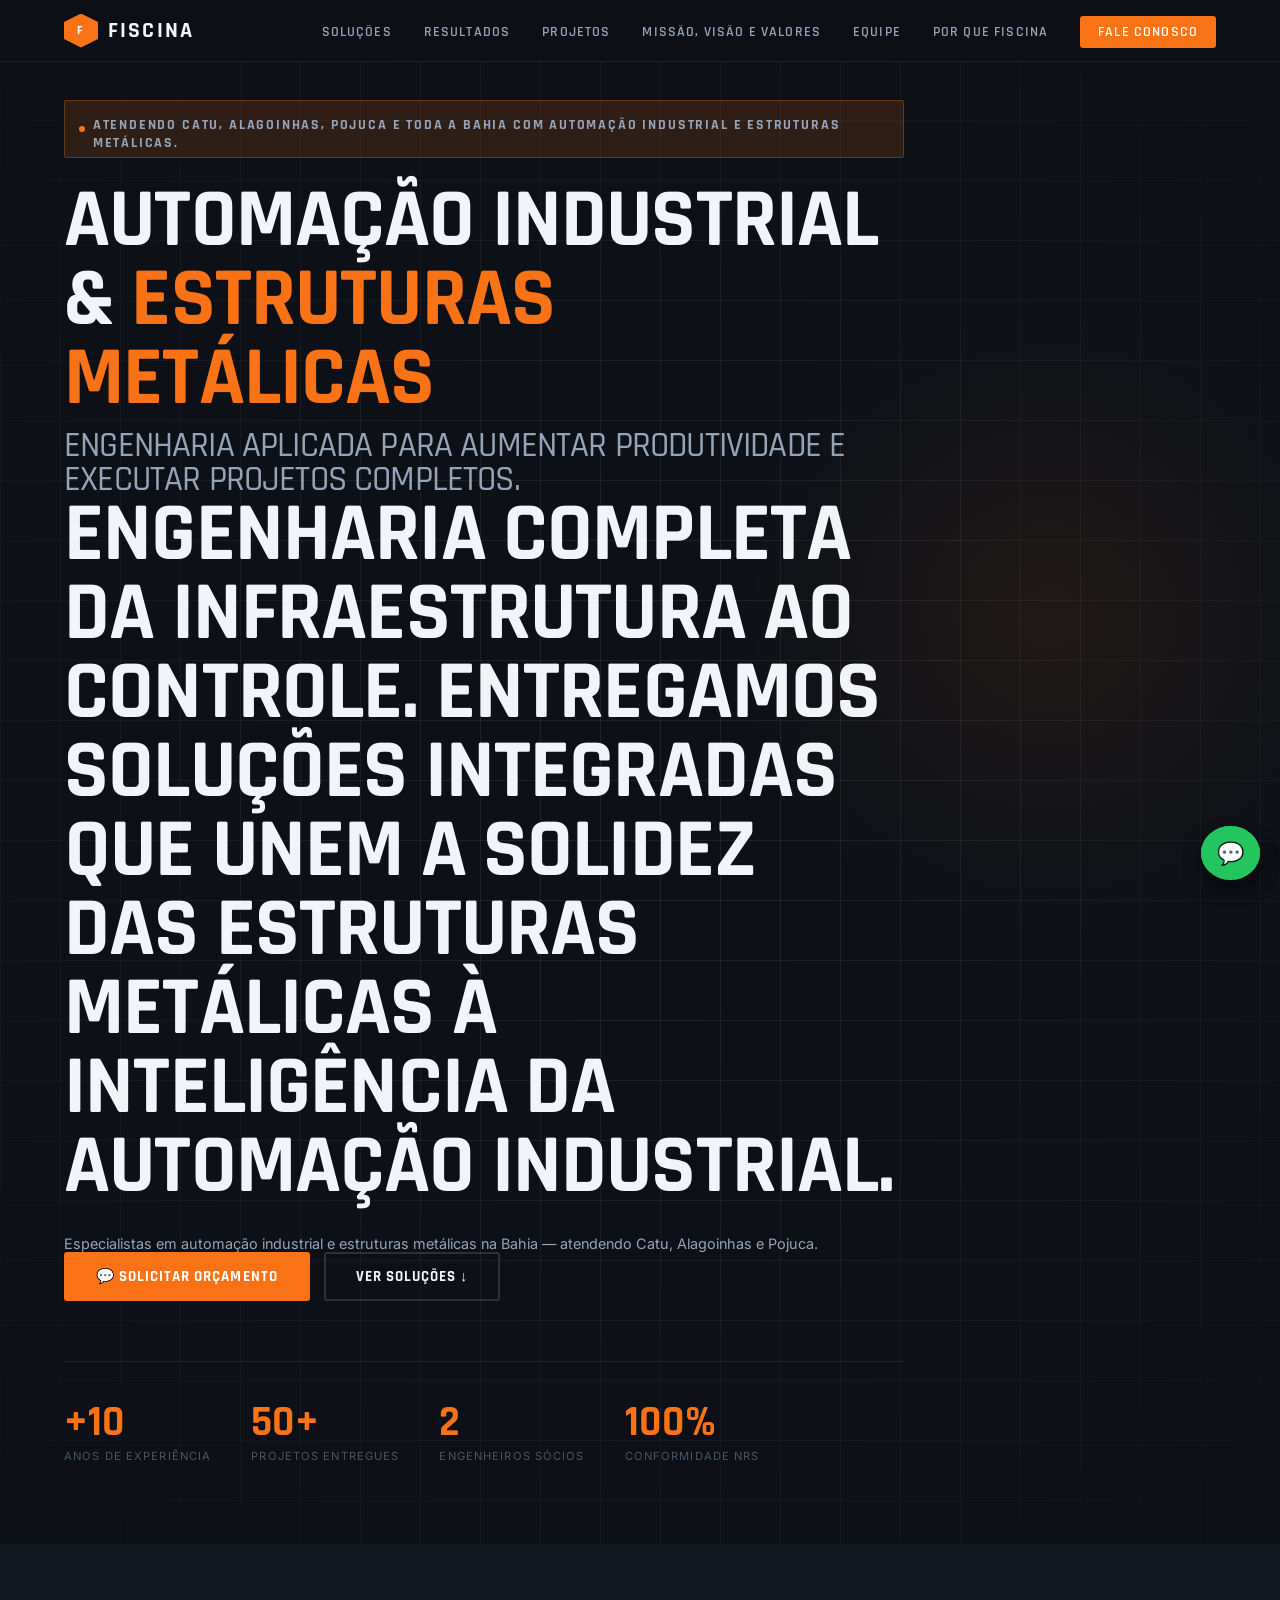
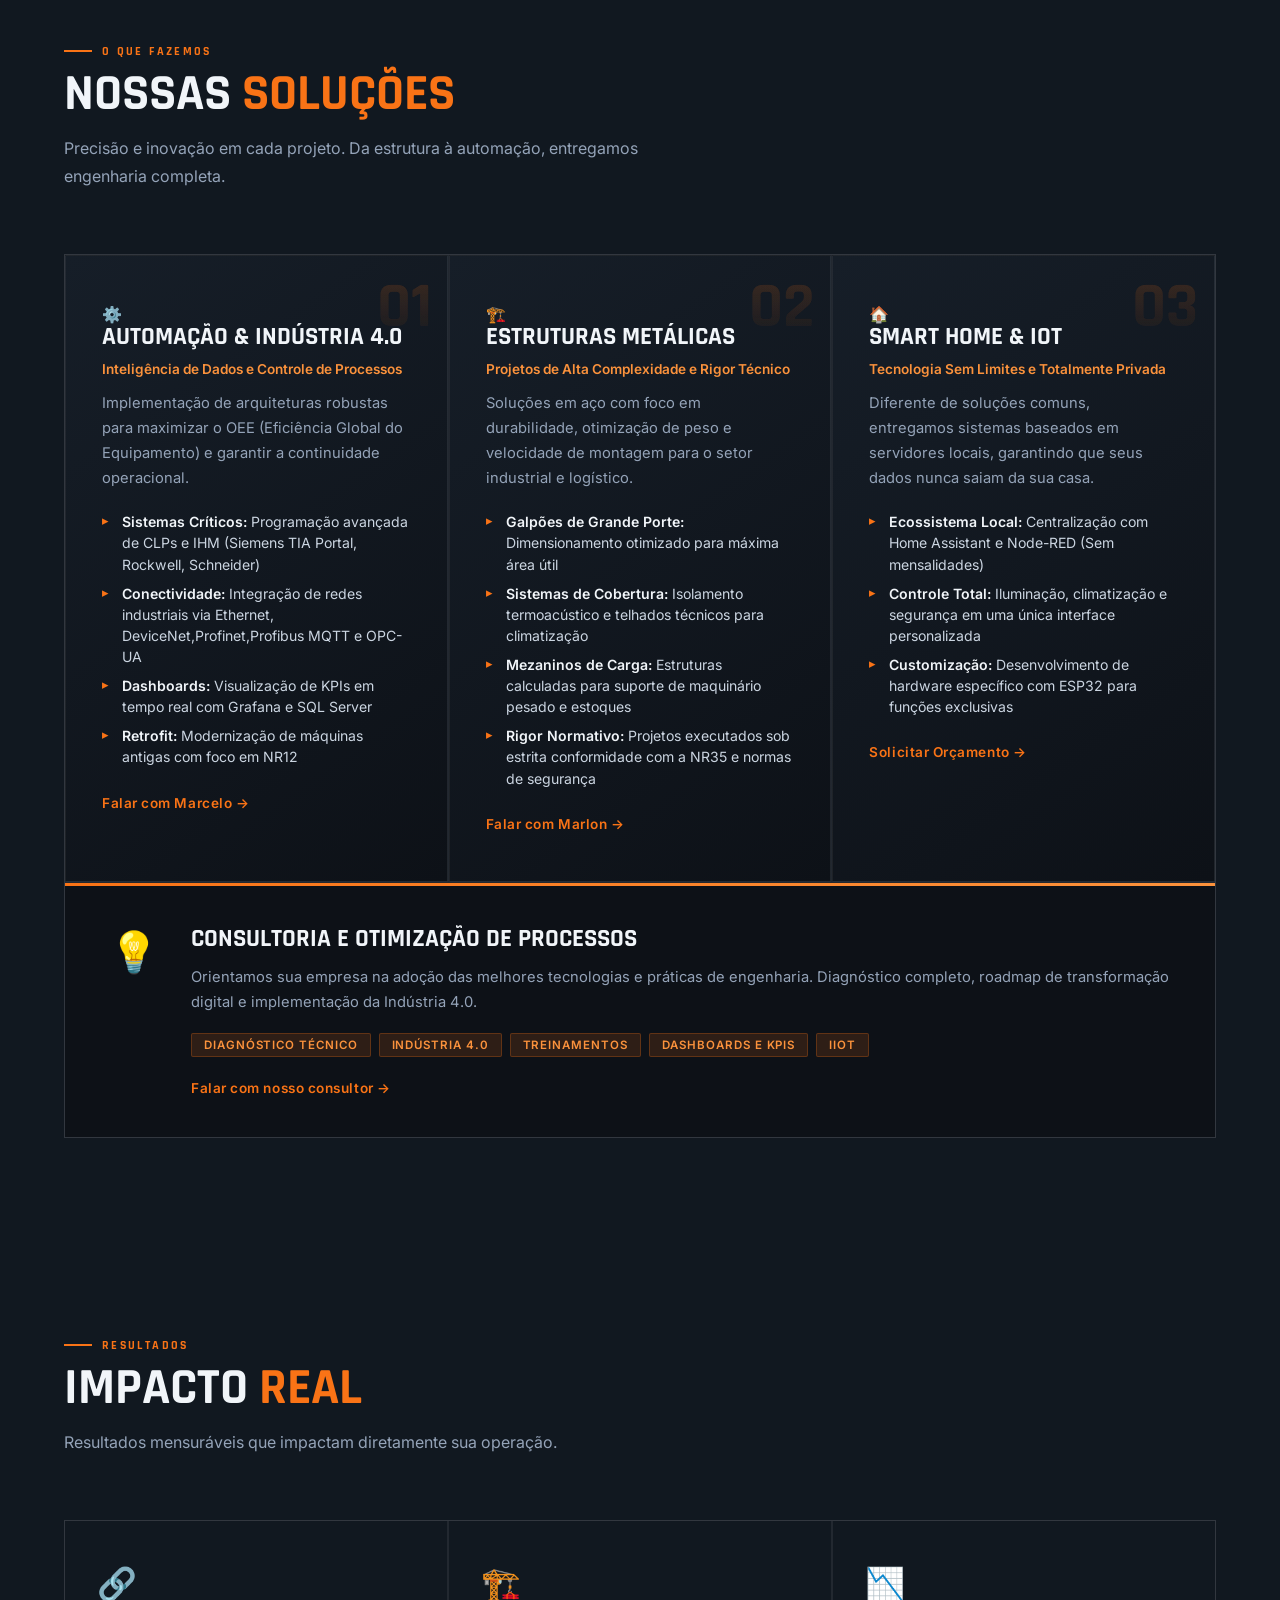
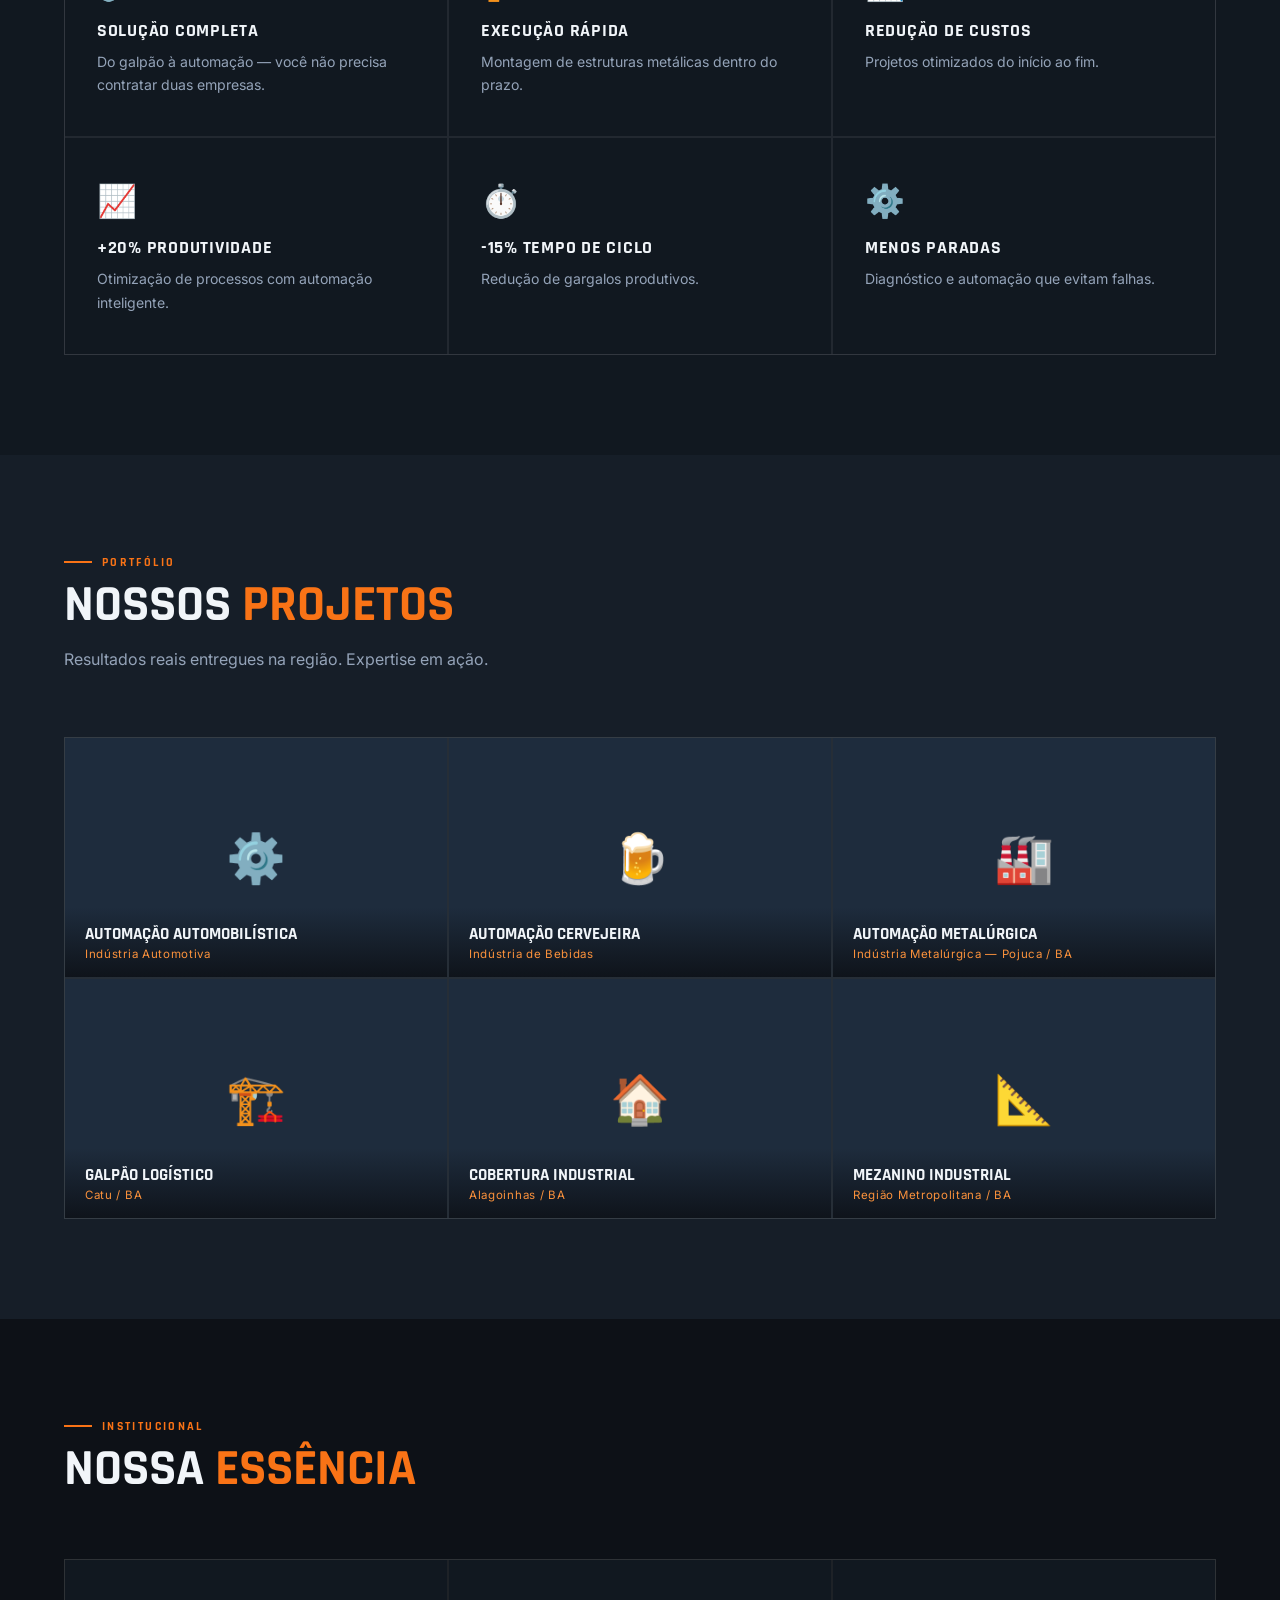
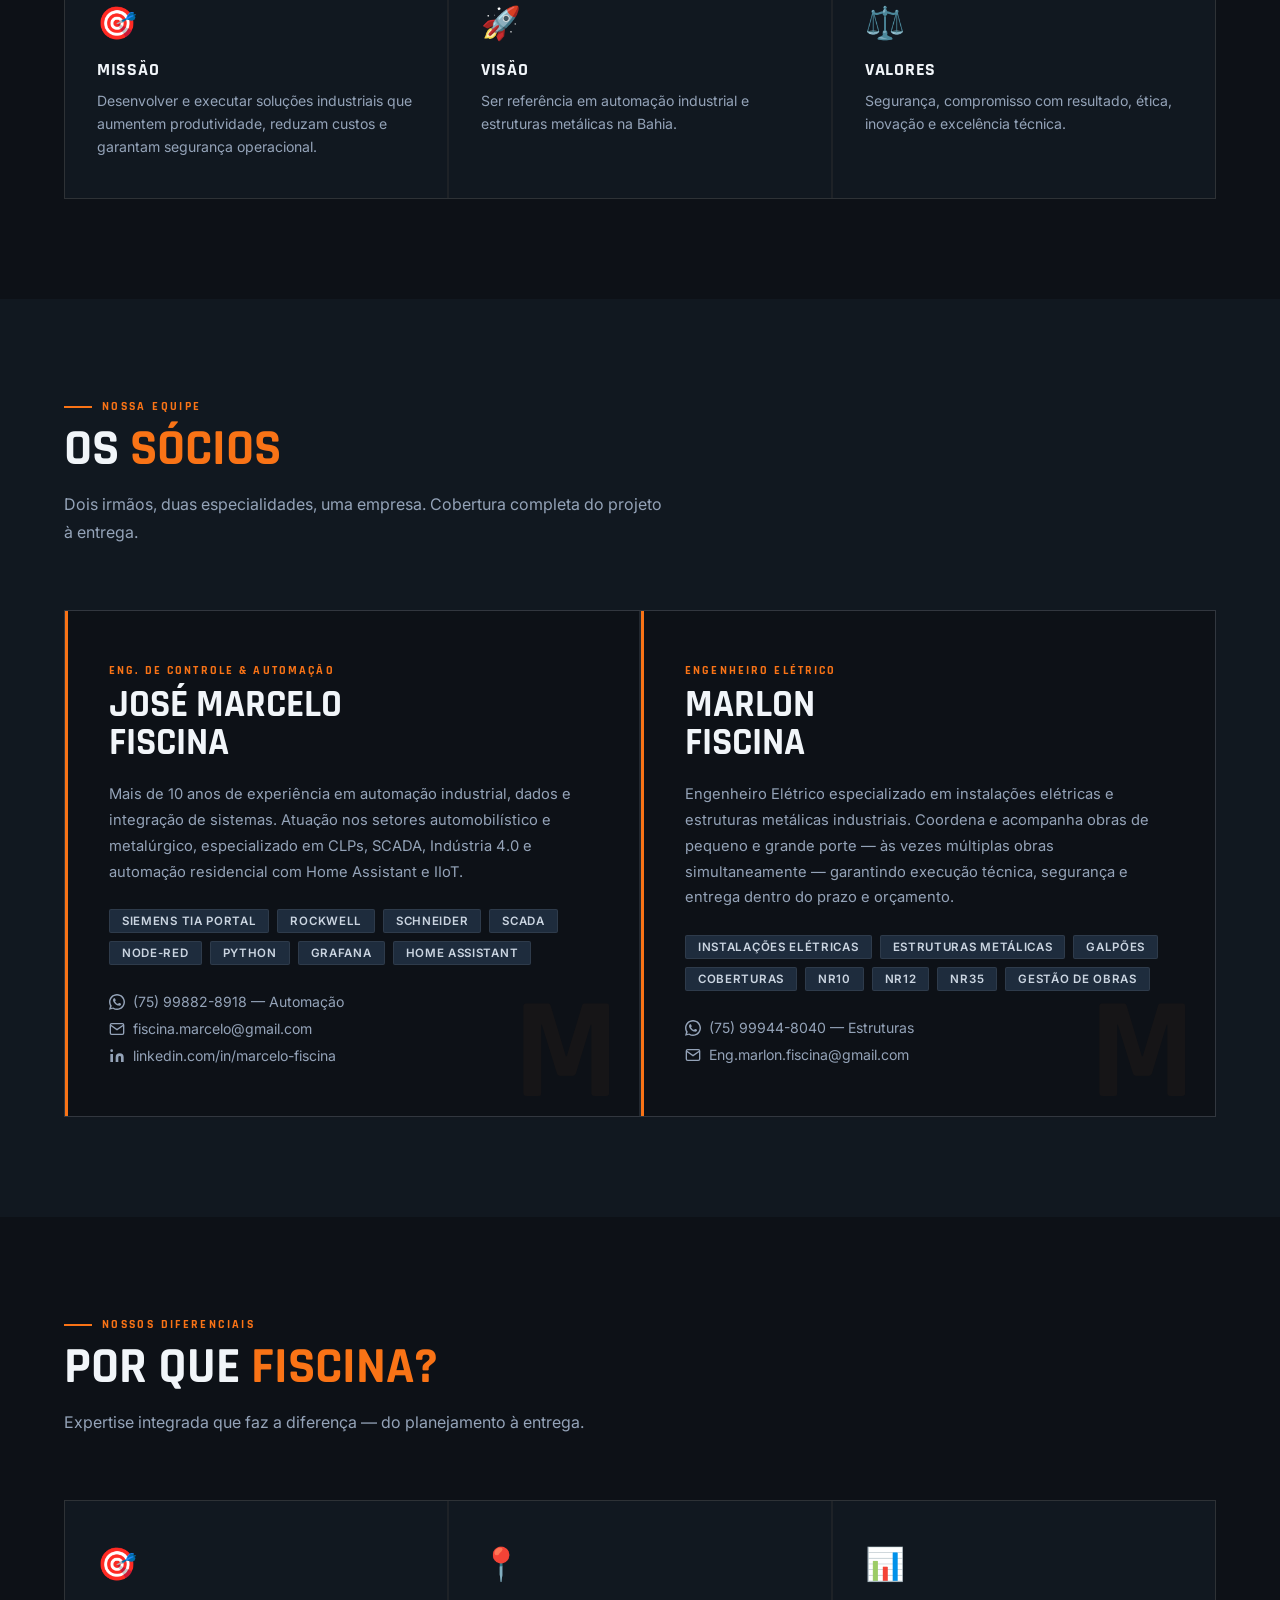
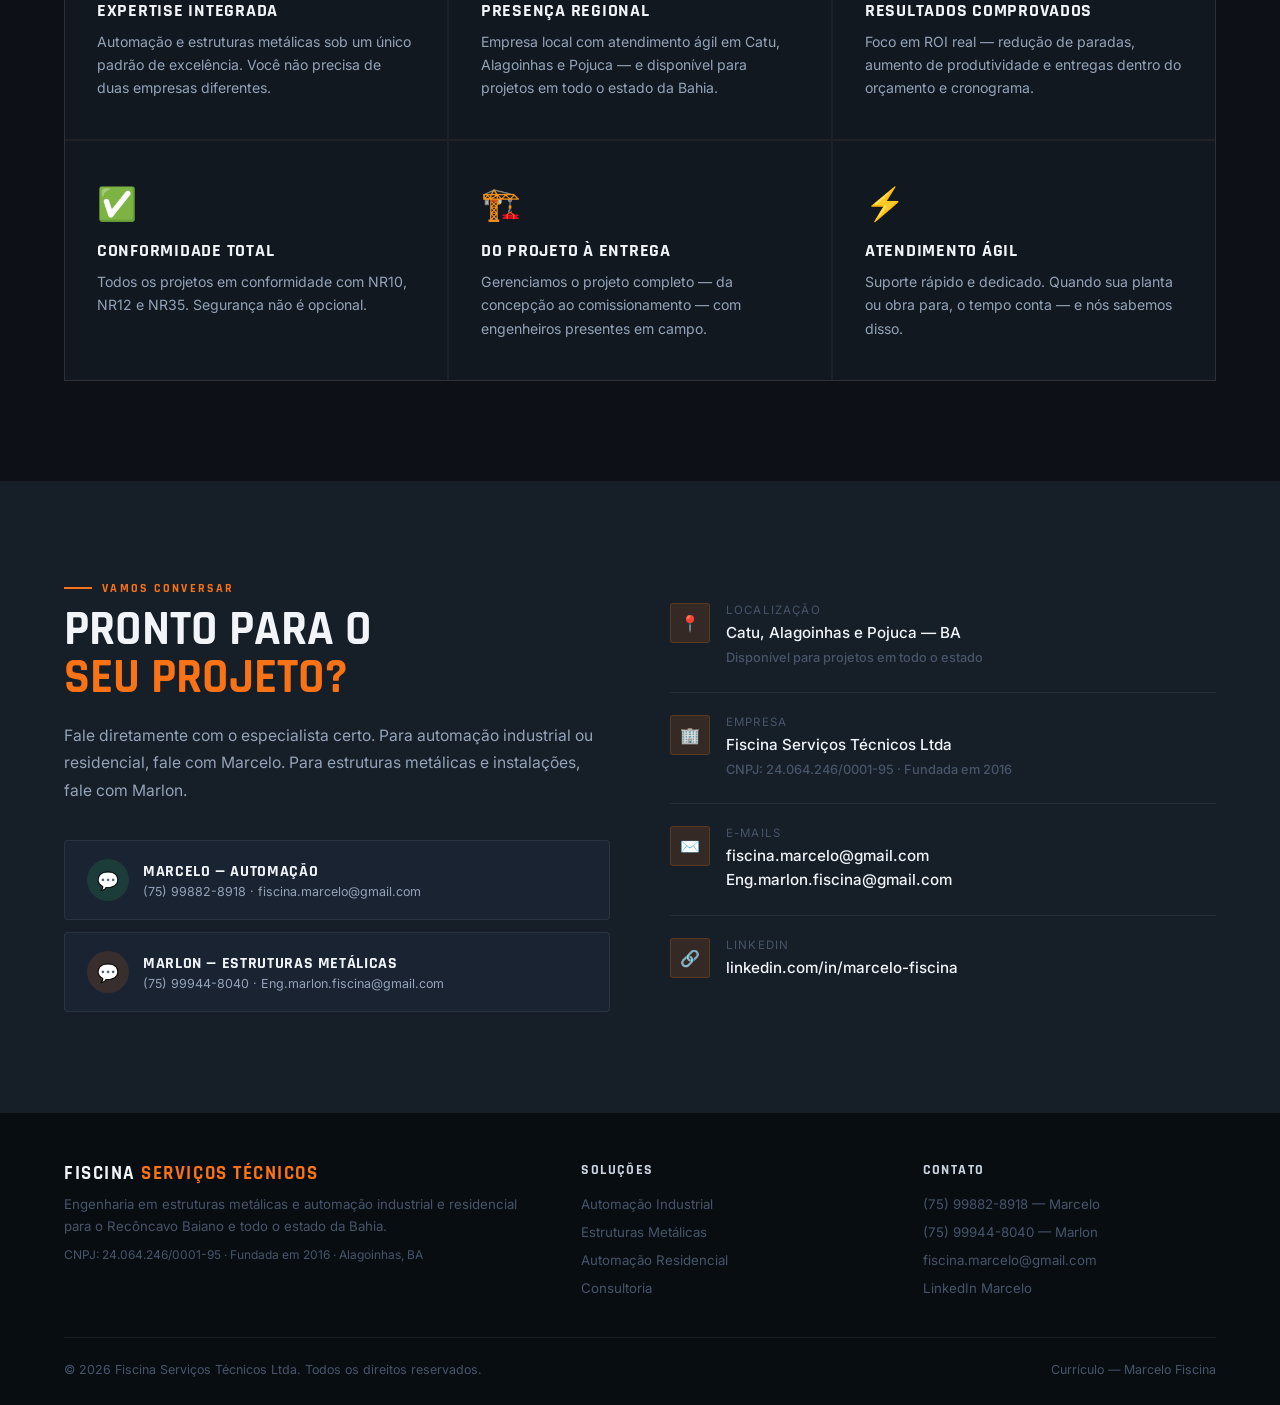
<file: index.html>
<!DOCTYPE html>
<html lang="pt-BR">
<head>
  <meta charset="UTF-8" />
  <meta name="viewport" content="width=device-width, initial-scale=1.0" />
  <title>Fiscina Serviços Técnicos | Automação & Estruturas Metálicas</title>
  <meta name="description" content="Fiscina Serviços Técnicos Ltda — Automação industrial, residencial e estruturas metálicas em Alagoinhas, Catu e Pojuca, Bahia. CNPJ: 24.064.246/0001-95">
  <meta name="keywords" content="automação industrial, estruturas metálicas, engenharia, Catu, Alagoinhas, Pojuca, Bahia, NR10, NR12, NR35, CLPs, SCADA, galpões">
  <link rel="preconnect" href="https://fonts.googleapis.com" />
  <link rel="preconnect" href="https://fonts.gstatic.com" crossorigin />
  <link href="https://fonts.googleapis.com/css2?family=Rajdhani:wght@400;500;600;700&family=Inter:wght@300;400;500;600&display=swap" rel="stylesheet" />

  <style>
    *, *::before, *::after { box-sizing: border-box; margin: 0; padding: 0; }

    :root {
      --bg:       #0d1117;
      --bg2:      #111820;
      --bg3:      #161e28;
      --panel:    #1a2332;
      --panel2:   #1e2c3d;
      --border:   rgba(255,255,255,0.07);
      --orange:   #f97316;
      --orange2:  #fb923c;
      --oglow:    rgba(249,115,22,0.14);
      --silver:   #94a3b8;
      --silver2:  #cbd5e1;
      --dim:      #475569;
      --white:    #f1f5f9;
      --hfont:    'Rajdhani', sans-serif;
      --bfont:    'Inter', sans-serif;
    }

    html { scroll-behavior: smooth; }
    body { font-family: var(--bfont); background: var(--bg); color: var(--white); overflow-x: hidden; }
    ::-webkit-scrollbar { width: 4px; }
    ::-webkit-scrollbar-track { background: var(--bg); }
    ::-webkit-scrollbar-thumb { background: var(--orange); border-radius: 4px; }
    a { text-decoration: none; color: inherit; }

    /* ── NAV ── */
    nav {
      position: fixed; top: 0; left: 0; right: 0; z-index: 200;
      height: 62px; display: flex; align-items: center; justify-content: space-between;
      padding: 0 5vw;
      background: rgba(13,17,23,0.90); backdrop-filter: blur(18px);
      border-bottom: 1px solid var(--border);
    }
    .nav-logo {
      display: flex; align-items: center; gap: 10px;
      font-family: var(--hfont); font-size: 1.35rem; font-weight: 700;
      letter-spacing: .1em; text-transform: uppercase;
    }
    .logo-hex {
      width: 34px; height: 34px; background: var(--orange); flex-shrink: 0;
      clip-path: polygon(50% 0%,100% 25%,100% 75%,50% 100%,0% 75%,0% 25%);
      display: flex; align-items: center; justify-content: center;
      font-size: .72rem; font-weight: 700; color: #fff;
    }
    .nav-links { display: flex; align-items: center; gap: 2rem; list-style: none; }
    .nav-links a {
      font-family: var(--hfont); font-size: .9rem; font-weight: 600;
      letter-spacing: .08em; text-transform: uppercase;
      color: var(--silver); transition: color .2s;
    }
    .nav-links a:hover { color: var(--orange); }
    .nav-links .nav-cta { background: var(--orange); color: #fff !important; padding: 7px 18px; border-radius: 3px; }
    .nav-links .nav-cta:hover { background: var(--orange2); }

    .hamburger { display: none; flex-direction: column; gap: 5px; cursor: pointer; padding: 4px; }
    .hamburger span { width: 22px; height: 2px; background: var(--silver); display: block; transition: .3s; }

    .mobile-menu {
      display: none; position: fixed; top: 62px; left: 0; right: 0; z-index: 199;
      background: rgba(13,17,23,.97); backdrop-filter: blur(20px);
      border-bottom: 1px solid var(--border);
      flex-direction: column; padding: 8px 5vw 24px;
    }
    .mobile-menu.open { display: flex; }
    .mobile-menu a {
      font-family: var(--hfont); font-size: 1.05rem; font-weight: 600;
      letter-spacing: .08em; text-transform: uppercase;
      color: var(--silver); padding: 14px 0;
      border-bottom: 1px solid var(--border); transition: color .2s;
    }
    .mobile-menu a:last-child { border-bottom: none; }
    .mobile-menu a:hover { color: var(--orange); }

    /* ── HERO ── */
    #home {
      min-height: 100vh; display: flex; align-items: center;
      padding: 100px 5vw 80px; position: relative; overflow: hidden;
    }
    .hero-grid {
      position: absolute; inset: 0; pointer-events: none;
      background-image: linear-gradient(var(--border) 1px, transparent 1px), linear-gradient(90deg, var(--border) 1px, transparent 1px);
      background-size: 60px 60px;
      mask-image: radial-gradient(ellipse 75% 75% at 50% 50%, black 20%, transparent 100%);
    }
    .hero-glow {
      position: absolute; right: -120px; top: 40%; transform: translateY(-50%);
      width: 700px; height: 700px; pointer-events: none;
      background: radial-gradient(circle, rgba(249,115,22,.08) 0%, transparent 65%);
    }
    .hero-inner { position: relative; z-index: 1; max-width: 840px; }

    .hero-badge {
      display: inline-flex; align-items: center; gap: 8px;
      background: var(--oglow); border: 1px solid rgba(249,115,22,.3);
      color: var(--orange2); padding: 5px 14px; border-radius: 2px;
      font-family: var(--hfont); font-size: .76rem; font-weight: 700;
      letter-spacing: .15em; text-transform: uppercase; margin-bottom: 24px;
      animation: fadeUp .7s ease both;
    }
    .badge-dot { width: 6px; height: 6px; border-radius: 50%; background: var(--orange); animation: blink 2s ease-in-out infinite; }
    @keyframes blink { 0%,100%{opacity:1} 50%{opacity:.25} }

    h1 {
      font-family: var(--hfont);
      font-size: clamp(2.8rem, 6.5vw, 6rem); font-weight: 700;
      line-height: .95; text-transform: uppercase; letter-spacing: -.01em;
      margin-bottom: 28px; animation: fadeUp .8s .1s ease both;
    }
    h1 .hl { color: var(--orange); }
    h1 .sub { display: block; font-size: clamp(1.2rem, 2.8vw, 2.2rem); color: var(--silver); font-weight: 500; margin-top: 10px; }

    .hero-desc {
      font-size: 1.05rem; color: var(--silver); line-height: 1.75;
      max-width: 580px; margin-bottom: 40px; animation: fadeUp .8s .2s ease both;
    }
    .hero-btns { display: flex; flex-wrap: wrap; gap: 14px; margin-bottom: 60px; animation: fadeUp .8s .3s ease both; }
    .btn-main {
      background: var(--orange); color: #fff; padding: 13px 30px; border-radius: 3px;
      border: 2px solid var(--orange); font-family: var(--hfont); font-size: .92rem; font-weight: 700;
      letter-spacing: .07em; text-transform: uppercase;
      display: inline-flex; align-items: center; gap: 8px; transition: background .2s, transform .15s;
    }
    .btn-main:hover { background: var(--orange2); transform: translateY(-2px); }
    .btn-ghost {
      background: transparent; color: var(--white); padding: 13px 30px; border-radius: 3px;
      border: 2px solid rgba(148,163,184,.22); font-family: var(--hfont); font-size: .92rem; font-weight: 700;
      letter-spacing: .07em; text-transform: uppercase;
      display: inline-flex; align-items: center; gap: 8px; transition: border-color .2s, color .2s, transform .15s;
    }
    .btn-ghost:hover { border-color: var(--orange); color: var(--orange); transform: translateY(-2px); }

    .hero-stats { display: flex; flex-wrap: wrap; gap: 40px; padding-top: 40px; border-top: 1px solid var(--border); animation: fadeUp .8s .4s ease both; }
    .stat-n { font-family: var(--hfont); font-size: 2.6rem; font-weight: 700; color: var(--orange); line-height: 1; display: block; }
    .stat-l { font-size: .7rem; color: var(--dim); letter-spacing: .1em; text-transform: uppercase; margin-top: 4px; }
    @keyframes fadeUp { from{opacity:0;transform:translateY(22px)} to{opacity:1;transform:translateY(0)} }

    /* ── SECTIONS COMMONS ── */
    section { padding: 100px 5vw; position: relative; z-index: 1; }
    .sec-label {
      display: flex; align-items: center; gap: 10px;
      font-family: var(--hfont); font-size: .74rem; font-weight: 700;
      letter-spacing: .2em; text-transform: uppercase; color: var(--orange); margin-bottom: 10px;
    }
    .sec-label::before { content:''; width: 28px; height: 2px; background: var(--orange); }
    .sec-title { font-family: var(--hfont); font-size: clamp(2rem, 4vw, 3.2rem); font-weight: 700; text-transform: uppercase; line-height: 1; margin-bottom: 14px; }
    .sec-title .hl { color: var(--orange); }
    .sec-desc { color: var(--silver); font-size: 1rem; line-height: 1.75; max-width: 600px; }
    .section-header { margin-bottom: 64px; }

    /* ── SERVICES ── */
    #solucoes { background: var(--bg2); }
    .svc-grid {
      display: grid; grid-template-columns: repeat(auto-fit, minmax(300px, 1fr));
      border: 1px solid var(--border); background: var(--border); gap: 1px;
    }
    /* Efeito de Vidro e Profundidade nos Cards */
    .svc-card {
      background: linear-gradient(145deg, var(--bg3), var(--bg));
      padding: 48px 36px;
      border: 1px solid var(--border);
      position: relative;
      overflow: hidden;
      transition: all 0.4s cubic-bezier(0.175, 0.885, 0.32, 1.275);
    }
    .svc-card:hover {
      transform: translateY(-10px);
      border-color: rgba(249, 115, 22, 0.4);
      box-shadow: 0 20px 40px rgba(0, 0, 0, 0.6), 0 0 20px var(--oglow);
    }
    .svc-card::after {
      content:''; position: absolute; top: 0; left: 0; right: 0; height: 3px;
      background: var(--orange); transform: scaleX(0); transform-origin: left; transition: transform .35s;
    }
    
    .svc-card:hover::after { transform: scaleX(1); }
    .svc-icon { font-size: 2.5rem; margin-bottom: 20px; display: block; line-height: 1; }
    .svc-title { font-family: var(--hfont); font-size: 1.55rem; font-weight: 700; text-transform: uppercase; margin-bottom: 10px; line-height: 1.1; }
    .svc-sub { color: var(--orange2); font-size: .85rem; font-weight: 600; margin-bottom: 14px; }
    .svc-desc { color: var(--silver); font-size: .92rem; line-height: 1.7; margin-bottom: 20px; }
    .svc-list { list-style: none; display: flex; flex-direction: column; gap: 8px; margin-bottom: 24px; }
    .svc-list li { color: var(--silver2); font-size: .88rem; line-height: 1.5; padding-left: 20px; position: relative; }
    .svc-list li::before { content:'▸'; position: absolute; left: 0; color: var(--orange); font-size: .8rem; }
    .svc-list strong { color: var(--white); font-weight: 600; }
    .svc-link { color: var(--orange); font-size: .85rem; font-weight: 600; letter-spacing: .04em; display: inline-flex; align-items: center; gap: 6px; transition: gap .2s, color .2s; }
    .svc-link:hover { gap: 10px; color: var(--orange2); }
    /* Melhoria na Numeração de Fundo */
    .svc-num {
      position: absolute;
      top: 10px;
      right: 15px;
      font-family: var(--hfont);
      font-size: 4rem;
      font-weight: 800;
      background: linear-gradient(to bottom, rgba(249,115,22,0.1), transparent);
      -webkit-background-clip: text;
      -webkit-text-fill-color: transparent;
      pointer-events: none;
    }

    .svc-wide { grid-column: 1 / -1; background: var(--bg); padding: 40px 44px; position: relative; overflow: hidden; }
    .svc-wide::after { content:''; position: absolute; top: 0; left: 0; right: 0; height: 3px; background: linear-gradient(90deg, var(--orange), var(--orange2)); }
    .svc-wide-inner { display: flex; gap: 32px; align-items: flex-start; }
    .svc-wide-icon { font-size: 2.5rem; flex-shrink: 0; margin-top: 4px; }
    .svc-wide-title { font-family: var(--hfont); font-size: 1.55rem; font-weight: 700; text-transform: uppercase; margin-bottom: 10px; }
    .svc-wide-desc { color: var(--silver); font-size: .92rem; line-height: 1.7; margin-bottom: 18px; }
    .svc-chips { display: flex; flex-wrap: wrap; gap: 8px; margin-bottom: 20px; }
    .chip { background: var(--oglow); border: 1px solid rgba(249,115,22,.25); color: var(--orange2); font-size: .72rem; font-weight: 600; letter-spacing: .08em; text-transform: uppercase; padding: 4px 12px; border-radius: 2px; }

    /* ── PROJECTS ── */
    #projetos { background: var(--bg3); }
    .proj-grid {
      display: grid; grid-template-columns: repeat(auto-fill, minmax(300px, 1fr));
      gap: 2px; background: var(--border); border: 1px solid var(--border);
    }
    .proj-card { position: relative; overflow: hidden; aspect-ratio: 16/10; background: var(--panel); cursor: default; }
    .proj-card img { width: 100%; height: 100%; object-fit: cover; transition: transform .5s ease; filter: brightness(.7); }
    .proj-card:hover img { transform: scale(1.06); filter: brightness(.45); }
    .proj-strip {
      position: absolute; bottom: 0; left: 0; right: 0; padding: 18px 20px 16px;
      background: linear-gradient(to top, rgba(13,17,23,.9) 0%, transparent 100%);
    }
    .proj-overlay {
      position: absolute; inset: 0;
      background: linear-gradient(to top, rgba(13,17,23,.92) 0%, transparent 55%);
      display: flex; flex-direction: column; justify-content: flex-end; padding: 24px;
      opacity: 0; transition: opacity .3s;
    }
    .proj-card:hover .proj-overlay { opacity: 1; }
    .proj-name { font-family: var(--hfont); font-size: 1.05rem; font-weight: 700; text-transform: uppercase; line-height: 1.1; }
    .proj-loc { font-size: .72rem; color: var(--orange2); letter-spacing: .06em; margin-top: 3px; }
    .proj-desc { font-size: .84rem; color: var(--silver2); line-height: 1.55; margin-bottom: 10px; }
    .proj-tags { display: flex; flex-wrap: wrap; gap: 6px; }
    .proj-tag { background: rgba(249,115,22,.15); border: 1px solid rgba(249,115,22,.3); color: var(--orange); font-size: .67rem; font-weight: 700; letter-spacing: .08em; text-transform: uppercase; padding: 3px 8px; border-radius: 2px; }
    .proj-no-img { width: 100%; height: 100%; display: flex; align-items: center; justify-content: center; font-size: 3rem; background: var(--panel2); }

    /* ── EQUIPE ── */
    #equipe { background: var(--bg2); }
    .team-grid { display: grid; grid-template-columns: 1fr 1fr; gap: 2px; background: var(--border); border: 1px solid var(--border); }
    .team-card { background: var(--bg); padding: 52px 44px; position: relative; overflow: hidden; }
    .team-card::before { content:''; position: absolute; top: 0; left: 0; bottom: 0; width: 3px; background: var(--orange); }
    .team-role { font-family: var(--hfont); font-size: .74rem; font-weight: 700; letter-spacing: .18em; text-transform: uppercase; color: var(--orange); margin-bottom: 8px; }
    .team-name { font-family: var(--hfont); font-size: clamp(1.8rem, 3vw, 2.4rem); font-weight: 700; text-transform: uppercase; line-height: 1; margin-bottom: 20px; }
    .team-desc { color: var(--silver); font-size: .92rem; line-height: 1.75; margin-bottom: 24px; }
    .team-skills { display: flex; flex-wrap: wrap; gap: 8px; margin-bottom: 28px; }
    .skill-tag { background: var(--panel2); border: 1px solid var(--border); color: var(--silver2); font-size: .72rem; font-weight: 600; letter-spacing: .06em; text-transform: uppercase; padding: 4px 12px; border-radius: 2px; }
    .team-contact { display: flex; flex-direction: column; gap: 10px; }
    .team-contact a { display: inline-flex; align-items: center; gap: 8px; color: var(--silver); font-size: .88rem; transition: color .2s; }
    .team-contact a:hover { color: var(--orange); }
    .team-contact svg { width: 16px; height: 16px; flex-shrink: 0; }
    .team-bg-num { position: absolute; bottom: -10px; right: 20px; font-family: var(--hfont); font-size: 9rem; font-weight: 700; color: rgba(249,115,22,.04); line-height: 1; pointer-events: none; }

    /* ── POR QUE ── */
    #por-que { background: var(--bg); }
    .why-grid { display: grid; grid-template-columns: repeat(3,1fr); gap: 2px; background: var(--border); border: 1px solid var(--border); }
    .why-card { background: var(--bg2); padding: 40px 32px; border-top: 3px solid transparent; transition: border-color .3s, background .3s; }
    .why-card:hover { border-top-color: var(--orange); background: var(--panel); }
    .why-icon { font-size: 2rem; margin-bottom: 16px; display: block; }
    .why-title { font-family: var(--hfont); font-size: 1.15rem; font-weight: 700; text-transform: uppercase; letter-spacing: .04em; margin-bottom: 8px; }
    .why-desc { color: var(--silver); font-size: .88rem; line-height: 1.65; }

    /* ── CONTATO ── */
    #contato { background: var(--bg3); }
    .contact-wrap { display: grid; grid-template-columns: 1fr 1fr; gap: 60px; align-items: start; }
    .contact-cta-title { font-family: var(--hfont); font-size: clamp(2rem,4vw,3rem); font-weight: 700; text-transform: uppercase; line-height: 1; margin-bottom: 20px; }
    .contact-cta-title .hl { color: var(--orange); }
    .contact-desc { color: var(--silver); font-size: .98rem; line-height: 1.75; margin-bottom: 36px; }
    .contact-btns { display: flex; flex-direction: column; gap: 12px; }
    .wa-btn { display: flex; align-items: center; gap: 14px; background: var(--panel); border: 1px solid var(--border); padding: 18px 22px; border-radius: 4px; transition: border-color .2s, background .2s; }
    .wa-btn:hover { border-color: var(--orange); background: var(--panel2); }
    .wa-icon { width: 42px; height: 42px; border-radius: 50%; display: flex; align-items: center; justify-content: center; font-size: 1.1rem; flex-shrink: 0; }
    .wa-green { background: rgba(34,197,94,.15); }
    .wa-orange { background: var(--oglow); }
    .wa-name { font-family: var(--hfont); font-size: 1rem; font-weight: 700; text-transform: uppercase; letter-spacing: .04em; }
    .wa-role { font-size: .78rem; color: var(--silver); margin-top: 2px; }
    .contact-info { display: flex; flex-direction: column; }
    .info-row { display: flex; align-items: flex-start; gap: 16px; padding: 22px 0; border-bottom: 1px solid var(--border); }
    .info-row:last-child { border-bottom: none; }
    .info-icon { width: 40px; height: 40px; flex-shrink: 0; background: var(--oglow); border: 1px solid rgba(249,115,22,.2); border-radius: 3px; display: flex; align-items: center; justify-content: center; font-size: 1rem; }
    .info-label { font-size: .72rem; color: var(--dim); letter-spacing: .1em; text-transform: uppercase; margin-bottom: 4px; }
    .info-val { font-size: .95rem; font-weight: 500; color: var(--white); line-height: 1.6; }
    .info-val a { color: var(--white); transition: color .2s; }
    .info-val a:hover { color: var(--orange); }

    /* ── FOOTER ── */
    footer { background: #080d12; padding: 48px 5vw 28px; border-top: 1px solid var(--border); }
    .footer-inner { display: grid; grid-template-columns: 1.6fr 1fr 1fr; gap: 48px; margin-bottom: 40px; }
    .footer-brand { font-family: var(--hfont); font-size: 1.2rem; font-weight: 700; letter-spacing: .08em; text-transform: uppercase; margin-bottom: 8px; }
    .footer-brand span { color: var(--orange); }
    .footer-tagline { font-size: .83rem; color: var(--dim); line-height: 1.6; }
    .footer-cnpj { font-size: .75rem; color: var(--dim); margin-top: 10px; }
    footer h4 { font-family: var(--hfont); font-size: .88rem; font-weight: 700; letter-spacing: .1em; text-transform: uppercase; color: var(--silver2); margin-bottom: 14px; }
    footer ul { list-style: none; display: flex; flex-direction: column; gap: 8px; }
    footer li a { font-size: .83rem; color: var(--dim); transition: color .2s; }
    footer li a:hover { color: var(--orange); }
    .footer-bottom { border-top: 1px solid var(--border); padding-top: 24px; display: flex; justify-content: space-between; align-items: center; flex-wrap: wrap; gap: 8px; }
    .footer-copy { font-size: .78rem; color: var(--dim); }
    .footer-links { display: flex; gap: 20px; }
    .footer-links a { font-size: .78rem; color: var(--dim); transition: color .2s; }
    .footer-links a:hover { color: var(--orange); }

    .why-card:hover {
      transform: translateY(-6px);
      box-shadow: 0 20px 40px rgba(0,0,0,0.4);
    }

    .impact-bar {
      display:flex;
      gap:20px;
      margin-top:20px;
      font-weight:bold;
      color:#f97316;
    }
    .local {
      color:#94a3b8;
      font-size:.9rem;
      margin-top:10px;
    }
    
    /* ── RESPONSIVE ── */
    @media (max-width: 900px) {
      .nav-links { display: none; }
      .hamburger { display: flex; }
      .team-grid { grid-template-columns: 1fr; }
      .contact-wrap { grid-template-columns: 1fr; gap: 40px; }
      .footer-inner { grid-template-columns: 1fr 1fr; }
      .why-grid { grid-template-columns: repeat(2,1fr); }
    }
    @media (max-width: 600px) {
      section { padding: 72px 5vw; }
      .svc-wide-inner { flex-direction: column; }
      .footer-inner { grid-template-columns: 1fr; gap: 32px; }
      .footer-bottom { flex-direction: column; text-align: center; }
      .why-grid { grid-template-columns: 1fr; }
    }
    
  </style>
</head>

<body>

<!-- NAV -->
<nav>
  <a href="#home" class="nav-logo">
    <div class="logo-hex">F</div>
    FISCINA
  </a>
  <ul class="nav-links">
    <li><a href="#solucoes">Soluções</a></li>
    <li><a href="#resultados">Resultados</a></li>
    <li><a href="#projetos">Projetos</a></li>
    <li><a href="#institucional">Missão, Visão e Valores</a></li>
    <li><a href="#equipe">Equipe</a></li>
    <li><a href="#por-que">Por que Fiscina</a></li>
    <li><a href="#contato" class="nav-cta">Fale Conosco</a></li>
  </ul>
  <div class="hamburger" onclick="toggleMenu()">
    <span></span><span></span><span></span>
  </div>
</nav>

<div class="mobile-menu" id="mobileMenu">
  <a href="#solucoes"  onclick="toggleMenu()">Soluções</a>
  <a href="#resultados"  onclick="toggleMenu()">Resultados</a>
  <a href="#projetos"  onclick="toggleMenu()">Projetos</a>
  <a href="#institucional"  onclick="toggleMenu()">Missão, Visão e Valores</a>
  <a href="#equipe"    onclick="toggleMenu()">Equipe</a>
  <a href="#por-que"   onclick="toggleMenu()">Por que Fiscina</a>
  <a href="#contato"   onclick="toggleMenu()">Fale Conosco</a>
</div>


<!-- HERO -->
<section id="home">
  <div class="hero-grid"></div>
  <div class="hero-glow"></div>
  <div class="hero-inner">
    <div class="hero-badge">
      <div class="badge-dot"></div>
      <p class="local">
        Atendendo Catu, Alagoinhas, Pojuca e toda a Bahia com automação industrial e estruturas metálicas.
      </p>
    </div>
    <h1>
      Automação Industrial & <span class="hl">Estruturas Metálicas</span>
      <span class="sub">
        Engenharia aplicada para aumentar produtividade e executar projetos completos.
      </span>
      <p>
        Engenharia completa da infraestrutura ao controle. Entregamos soluções integradas que unem a solidez das estruturas metálicas à inteligência da automação industrial.
      </p>
    </h1>
    <p style="margin-top:10px; color:#94a3b8; font-size:.9rem;">
      Especialistas em automação industrial e estruturas metálicas na Bahia — atendendo Catu, Alagoinhas e Pojuca.
    </p>
    <div class="hero-btns">
      <a href="https://wa.me/5575998828918?text=Olá!%20Gostaria%20de%20conhecer%20as%20soluções%20da%20Fiscina." target="_blank" class="btn-main">
        &#128172; Solicitar Orçamento
      </a>
      <a href="#solucoes" class="btn-ghost">Ver Soluções ↓</a>
    </div>
    <div class="hero-stats">
      <div><span class="stat-n">+10</span><span class="stat-l">Anos de Experiência</span></div>
      <div><span class="stat-n">50+</span><span class="stat-l">Projetos Entregues</span></div>
      <div><span class="stat-n">2</span><span class="stat-l">Engenheiros Sócios</span></div>
      <div><span class="stat-n">100%</span><span class="stat-l">Conformidade NRs</span></div>
    </div>
  </div>
</section>


<!-- SOLUÇÕES -->
<section id="solucoes">
  <div class="section-header">
    <div class="sec-label">O que fazemos</div>
    <div class="sec-title">Nossas <span class="hl">Soluções</span></div>
    <p class="sec-desc">Precisão e inovação em cada projeto. Da estrutura à automação, entregamos engenharia completa.</p>
  </div>
  <div class="svc-grid">

    <div class="svc-card">
      <span class="svc-num">01</span>
      <span class="svc-icon-wrapper">⚙️</span>
      <div class="svc-title">Automação & Indústria 4.0</div>
      <div class="svc-sub">Inteligência de Dados e Controle de Processos</div>
      <p class="svc-desc">Implementação de arquiteturas robustas para maximizar o OEE (Eficiência Global do Equipamento) e garantir a continuidade operacional.</p>
      <ul class="svc-list">
        <li><strong>Sistemas Críticos:</strong> Programação avançada de CLPs e IHM (Siemens TIA Portal, Rockwell, Schneider)</li>
        <li><strong>Conectividade:</strong> Integração de redes industriais via Ethernet, DeviceNet,Profinet,Profibus MQTT e OPC-UA</li>
        <li><strong>Dashboards:</strong> Visualização de KPIs em tempo real com Grafana e SQL Server</li>
        <li><strong>Retrofit:</strong> Modernização de máquinas antigas com foco em NR12</li>
      </ul>
      <a href="https://wa.me/5575998828918?text=Olá!%20Gostaria%20de%20saber%20mais%20sobre%20Automação%20Industrial." target="_blank" class="svc-link">Falar com Marcelo →</a>
      <span class="svc-num">01</span>
    </div>

    <div class="svc-card">
      <span class="svc-num">02</span>
      <span class="svc-icon-wrapper">🏗️</span>
      <div class="svc-title">Estruturas Metálicas</div>
      <div class="svc-sub">Projetos de Alta Complexidade e Rigor Técnico</div>
      <p class="svc-desc">Soluções em aço com foco em durabilidade, otimização de peso e velocidade de montagem para o setor industrial e logístico.</p>
      <ul class="svc-list">
        <li><strong>Galpões de Grande Porte:</strong> Dimensionamento otimizado para máxima área útil</li>
        <li><strong>Sistemas de Cobertura:</strong> Isolamento termoacústico e telhados técnicos para climatização</li>
        <li><strong>Mezaninos de Carga:</strong> Estruturas calculadas para suporte de maquinário pesado e estoques</li>
        <li><strong>Rigor Normativo:</strong> Projetos executados sob estrita conformidade com a NR35 e normas de segurança</li>
      </ul>
      <a href="https://wa.me/5575999448040?text=Olá!%20Gostaria%20de%20saber%20mais%20sobre%20Estruturas%20Metálicas." target="_blank" class="svc-link">Falar com Marlon →</a>
      <span class="svc-num">02</span>
    </div>

    <div class="svc-card">
      <span class="svc-num">03</span>
      <span class="svc-icon-wrapper">🏠</span>
      <div class="svc-title">Smart Home & IoT</div>
      <div class="svc-sub">Tecnologia Sem Limites e Totalmente Privada</div>
      <p class="svc-desc">Diferente de soluções comuns, entregamos sistemas baseados em servidores locais, garantindo que seus dados nunca saiam da sua casa.</p>
      <ul class="svc-list">
        <li><strong>Ecossistema Local:</strong> Centralização com Home Assistant e Node-RED (Sem mensalidades)</li>
        <li><strong>Controle Total:</strong> Iluminação, climatização e segurança em uma única interface personalizada</li>
        <li><strong>Customização:</strong> Desenvolvimento de hardware específico com ESP32 para funções exclusivas</li>
      </ul>
      <a href="https://wa.me/5575998828918?text=Olá!%20Gostaria%20de%20saber%20mais%20sobre%20Automação%20Residencial." target="_blank" class="svc-link">Solicitar Orçamento →</a>
      <span class="svc-num">03</span>
    </div>

    <div class="svc-wide">
      <div class="svc-wide-inner">
        <span class="svc-wide-icon">💡</span>
        <div>
          <div class="svc-wide-title">Consultoria e Otimização de Processos</div>
          <p class="svc-wide-desc">Orientamos sua empresa na adoção das melhores tecnologias e práticas de engenharia. Diagnóstico completo, roadmap de transformação digital e implementação da Indústria 4.0.</p>
          <div class="svc-chips">
            <span class="chip">Diagnóstico Técnico</span>
            <span class="chip">Indústria 4.0</span>
            <span class="chip">Treinamentos</span>
            <span class="chip">Dashboards e KPIs</span>
            <span class="chip">IIoT</span>
          </div>
          <a href="https://wa.me/5575998828918?text=Olá!%20Gostaria%20de%20saber%20mais%20sobre%20Consultoria." target="_blank" class="svc-link">Falar com nosso consultor →</a>
        </div>
      </div>
    </div>

  </div>
  
</section>

<!-- RESULTADOS -->
<section id="resultados" style="background:#111820;">
  <div class="section-header">
    <div class="sec-label">Resultados</div>
    <div class="sec-title">Impacto <span class="hl">Real</span></div>
    <p class="sec-desc">Resultados mensuráveis que impactam diretamente sua operação.</p>
  </div>

  <div class="why-grid">
    <div class="why-card">
      <span class="why-icon">🔗</span>
      <div class="why-title">Solução Completa</div>
      <p class="why-desc">
        Do galpão à automação — você não precisa contratar duas empresas.
      </p>
    </div>
    <div class="why-card">
      <span class="why-icon">🏗️</span>
      <div class="why-title">Execução Rápida</div>
      <p class="why-desc">Montagem de estruturas metálicas dentro do prazo.</p>
    </div>
    <div class="why-card">
      <span class="why-icon">📉</span>
      <div class="why-title">Redução de Custos</div>
      <p class="why-desc">Projetos otimizados do início ao fim.</p>
    </div>
    
    <div class="why-card">
      <span class="why-icon">📈</span>
      <div class="why-title">+20% Produtividade</div>
      <p class="why-desc">Otimização de processos com automação inteligente.</p>
    </div>

    <div class="why-card">
      <span class="why-icon">⏱️</span>
      <div class="why-title">-15% Tempo de Ciclo</div>
      <p class="why-desc">Redução de gargalos produtivos.</p>
    </div>

    <div class="why-card">
      <span class="why-icon">⚙️</span>
      <div class="why-title">Menos Paradas</div>
      <p class="why-desc">Diagnóstico e automação que evitam falhas.</p>
    </div>
  </div>
</section>
  
<!-- PROJETOS -->
<section id="projetos">
  <div class="section-header">
    <div class="sec-label">Portfólio</div>
    <div class="sec-title">Nossos <span class="hl">Projetos</span></div>
    <p class="sec-desc">Resultados reais entregues na região. Expertise em ação.</p>
  </div>
  <div class="proj-grid">

    <div class="proj-card">
      <div class="proj-no-img">⚙️</div>
      <div class="proj-strip">
        <div class="proj-name">Automação Automobilística</div>
        <div class="proj-loc">Indústria Automotiva</div>
      </div>
      <div class="proj-overlay">
        <p class="proj-desc">Otimização de linhas de montagem com robótica colaborativa. Redução de 15% no tempo de ciclo e aumento de 20% na qualidade.</p>
        <div class="proj-tags"><span class="proj-tag">Siemens</span><span class="proj-tag">Rockwell</span><span class="proj-tag">SCADA</span></div>
      </div>
    </div>

    <div class="proj-card">
      <div class="proj-no-img">🍺</div>
      <div class="proj-strip">
        <div class="proj-name">Automação Cervejeira</div>
        <div class="proj-loc">Indústria de Bebidas</div>
      </div>
      <div class="proj-overlay">
        <p class="proj-desc">Automação completa de linhas de envase e pasteurização. Aumento de 25% na velocidade de produção e redução de perdas em 5%.</p>
        <div class="proj-tags"><span class="proj-tag">CLPs</span><span class="proj-tag">IIoT</span><span class="proj-tag">Node-RED</span></div>
      </div>
    </div>

    <div class="proj-card">
      <div class="proj-no-img">🏭</div>
      <div class="proj-strip">
        <div class="proj-name">Automação Metalúrgica</div>
        <div class="proj-loc">Indústria Metalúrgica — Pojuca / BA</div>
      </div>
      <div class="proj-overlay">
        <p class="proj-desc">Controle de fornos de tratamento térmico, SCADA com banco SQL e dashboards de produção em tempo real.</p>
        <div class="proj-tags"><span class="proj-tag">Schneider</span><span class="proj-tag">Elipse SCADA</span><span class="proj-tag">SQL</span></div>
      </div>
    </div>

    <div class="proj-card">
      <div class="proj-no-img">🏗️</div>
      <div class="proj-strip">
        <div class="proj-name">Galpão Logístico</div>
        <div class="proj-loc">Catu / BA</div>
      </div>
      <div class="proj-overlay">
        <p class="proj-desc">Montagem de estrutura metálica de 2.500m² para centro de distribuição. Entregue em 90 dias, 15% abaixo do orçamento.</p>
        <div class="proj-tags"><span class="proj-tag">Estrutura Metálica</span><span class="proj-tag">2.500 m²</span></div>
      </div>
    </div>

    <div class="proj-card">
      <div class="proj-no-img">🏠</div>
      <div class="proj-strip">
        <div class="proj-name">Cobertura Industrial</div>
        <div class="proj-loc">Alagoinhas / BA</div>
      </div>
      <div class="proj-overlay">
        <p class="proj-desc">Instalação de cobertura em telha sanduíche para fábrica de alimentos. Redução de 5°C na temperatura interna.</p>
        <div class="proj-tags"><span class="proj-tag">Cobertura</span><span class="proj-tag">Telha Sanduíche</span></div>
      </div>
    </div>

    <div class="proj-card">
      <div class="proj-no-img">📐</div>
      <div class="proj-strip">
        <div class="proj-name">Mezanino Industrial</div>
        <div class="proj-loc">Região Metropolitana / BA</div>
      </div>
      <div class="proj-overlay">
        <p class="proj-desc">Construção de mezanino para otimização de espaço em indústria. Aumento de área útil em 30%.</p>
        <div class="proj-tags"><span class="proj-tag">Mezanino</span><span class="proj-tag">NR35</span></div>
      </div>
    </div>

  </div>
</section>
  
<!-- MISSÃO, VISÃO E VALORES -->
<section id="institucional">
  <div class="section-header">
    <div class="sec-label">Institucional</div>
    <div class="sec-title">Nossa <span class="hl">Essência</span></div>
  </div>

  <div class="why-grid">

    <div class="why-card">
      <span class="why-icon">🎯</span>
      <div class="why-title">Missão</div>
      <p class="why-desc">
        Desenvolver e executar soluções industriais que aumentem produtividade, reduzam custos e garantam segurança operacional.
      </p>
    </div>

    <div class="why-card">
      <span class="why-icon">🚀</span>
      <div class="why-title">Visão</div>
      <p class="why-desc">
        Ser referência em automação industrial e estruturas metálicas na Bahia.
      </p>
    </div>

    <div class="why-card">
      <span class="why-icon">⚖️</span>
      <div class="why-title">Valores</div>
      <p class="why-desc">
        Segurança, compromisso com resultado, ética, inovação e excelência técnica.
      </p>
    </div>

  </div>
</section>

<!-- EQUIPE -->
<section id="equipe">
  <div class="section-header">
    <div class="sec-label">Nossa Equipe</div>
    <div class="sec-title">Os <span class="hl">Sócios</span></div>
    <p class="sec-desc">Dois irmãos, duas especialidades, uma empresa. Cobertura completa do projeto à entrega.</p>
  </div>
  <div class="team-grid">

    <div class="team-card">
      <div class="team-role">Eng. de Controle & Automação</div>
      <div class="team-name">José Marcelo<br>Fiscina</div>
      <p class="team-desc">
        Mais de 10 anos de experiência em automação industrial, dados e integração de sistemas. Atuação nos setores automobilístico e metalúrgico, especializado em CLPs, SCADA, Indústria 4.0 e automação residencial com Home Assistant e IIoT.
      </p>
      <div class="team-skills">
        <span class="skill-tag">Siemens TIA Portal</span>
        <span class="skill-tag">Rockwell</span>
        <span class="skill-tag">Schneider</span>
        <span class="skill-tag">SCADA</span>
        <span class="skill-tag">Node-RED</span>
        <span class="skill-tag">Python</span>
        <span class="skill-tag">Grafana</span>
        <span class="skill-tag">Home Assistant</span>
      </div>
      <div class="team-contact">
        <a href="https://wa.me/5575998828918" target="_blank">
          <svg viewBox="0 0 24 24" fill="currentColor"><path d="M17.472 14.382c-.297-.149-1.758-.867-2.03-.967-.273-.099-.471-.148-.67.15-.197.297-.767.966-.94 1.164-.173.199-.347.223-.644.075-.297-.15-1.255-.463-2.39-1.475-.883-.788-1.48-1.761-1.653-2.059-.173-.297-.018-.458.13-.606.134-.133.298-.347.446-.52.149-.174.198-.298.298-.497.099-.198.05-.371-.025-.52-.075-.149-.669-1.612-.916-2.207-.242-.579-.487-.5-.669-.51-.173-.008-.371-.01-.57-.01-.198 0-.52.074-.792.372-.272.297-1.04 1.016-1.04 2.479 0 1.462 1.065 2.875 1.213 3.074.149.198 2.096 3.2 5.077 4.487.709.306 1.262.489 1.694.625.712.227 1.36.195 1.871.118.571-.085 1.758-.719 2.006-1.413.248-.694.248-1.289.173-1.413-.074-.124-.272-.198-.57-.347z"/><path d="M12 0C5.373 0 0 5.373 0 12c0 2.123.554 4.11 1.523 5.84L.057 23.5l5.802-1.522A11.942 11.942 0 0012 24c6.627 0 12-5.373 12-12S18.627 0 12 0zm0 21.818a9.808 9.808 0 01-5.006-1.372l-.36-.214-3.44.903.918-3.352-.234-.374A9.822 9.822 0 012.182 12c0-5.414 4.404-9.818 9.818-9.818 5.414 0 9.818 4.404 9.818 9.818 0 5.414-4.404 9.818-9.818 9.818z"/></svg>
          (75) 99882-8918 — Automação
        </a>
        <a href="mailto:fiscina.marcelo@gmail.com">
          <svg viewBox="0 0 24 24" fill="none" stroke="currentColor" stroke-width="2"><path d="M4 4h16c1.1 0 2 .9 2 2v12c0 1.1-.9 2-2 2H4c-1.1 0-2-.9-2-2V6c0-1.1.9-2 2-2z"/><polyline points="22,6 12,13 2,6"/></svg>
          fiscina.marcelo@gmail.com
        </a>
        <a href="https://linkedin.com/in/marcelo-fiscina" target="_blank">
          <svg viewBox="0 0 24 24" fill="currentColor"><path d="M16 8a6 6 0 016 6v7h-4v-7a2 2 0 00-2-2 2 2 0 00-2 2v7h-4v-7a6 6 0 016-6zM2 9h4v12H2z"/><circle cx="4" cy="4" r="2"/></svg>
          linkedin.com/in/marcelo-fiscina
        </a>
      </div>
      <div class="team-bg-num">M</div>
    </div>

    <div class="team-card">
      <div class="team-role">Engenheiro Elétrico</div>
      <div class="team-name">Marlon<br>Fiscina</div>
      <p class="team-desc">
        Engenheiro Elétrico especializado em instalações elétricas e estruturas metálicas industriais. Coordena e acompanha obras de pequeno e grande porte — às vezes múltiplas obras simultaneamente — garantindo execução técnica, segurança e entrega dentro do prazo e orçamento.
      </p>
      <div class="team-skills">
        <span class="skill-tag">Instalações Elétricas</span>
        <span class="skill-tag">Estruturas Metálicas</span>
        <span class="skill-tag">Galpões</span>
        <span class="skill-tag">Coberturas</span>
        <span class="skill-tag">NR10</span>
        <span class="skill-tag">NR12</span>
        <span class="skill-tag">NR35</span>
        <span class="skill-tag">Gestão de Obras</span>
      </div>
      <div class="team-contact">
        <a href="https://wa.me/5575999448040" target="_blank">
          <svg viewBox="0 0 24 24" fill="currentColor"><path d="M17.472 14.382c-.297-.149-1.758-.867-2.03-.967-.273-.099-.471-.148-.67.15-.197.297-.767.966-.94 1.164-.173.199-.347.223-.644.075-.297-.15-1.255-.463-2.39-1.475-.883-.788-1.48-1.761-1.653-2.059-.173-.297-.018-.458.13-.606.134-.133.298-.347.446-.52.149-.174.198-.298.298-.497.099-.198.05-.371-.025-.52-.075-.149-.669-1.612-.916-2.207-.242-.579-.487-.5-.669-.51-.173-.008-.371-.01-.57-.01-.198 0-.52.074-.792.372-.272.297-1.04 1.016-1.04 2.479 0 1.462 1.065 2.875 1.213 3.074.149.198 2.096 3.2 5.077 4.487.709.306 1.262.489 1.694.625.712.227 1.36.195 1.871.118.571-.085 1.758-.719 2.006-1.413.248-.694.248-1.289.173-1.413-.074-.124-.272-.198-.57-.347z"/><path d="M12 0C5.373 0 0 5.373 0 12c0 2.123.554 4.11 1.523 5.84L.057 23.5l5.802-1.522A11.942 11.942 0 0012 24c6.627 0 12-5.373 12-12S18.627 0 12 0zm0 21.818a9.808 9.808 0 01-5.006-1.372l-.36-.214-3.44.903.918-3.352-.234-.374A9.822 9.822 0 012.182 12c0-5.414 4.404-9.818 9.818-9.818 5.414 0 9.818 4.404 9.818 9.818 0 5.414-4.404 9.818-9.818 9.818z"/></svg>
          (75) 99944-8040 — Estruturas
        </a>
        <a href="mailto:Eng.marlon.fiscina@gmail.com">
          <svg viewBox="0 0 24 24" fill="none" stroke="currentColor" stroke-width="2"><path d="M4 4h16c1.1 0 2 .9 2 2v12c0 1.1-.9 2-2 2H4c-1.1 0-2-.9-2-2V6c0-1.1.9-2 2-2z"/><polyline points="22,6 12,13 2,6"/></svg>
          Eng.marlon.fiscina@gmail.com
        </a>
      </div>
      <div class="team-bg-num">M</div>
    </div>

  </div>
</section>


<!-- POR QUE FISCINA -->
<section id="por-que">
  <div class="section-header">
    <div class="sec-label">Nossos Diferenciais</div>
    <div class="sec-title">Por que <span class="hl">Fiscina?</span></div>
    <p class="sec-desc">Expertise integrada que faz a diferença — do planejamento à entrega.</p>
  </div>
  <div class="why-grid">
    <div class="why-card">
      <span class="why-icon">🎯</span>
      <div class="why-title">Expertise Integrada</div>
      <p class="why-desc">Automação e estruturas metálicas sob um único padrão de excelência. Você não precisa de duas empresas diferentes.</p>
    </div>
    <div class="why-card">
      <span class="why-icon">📍</span>
      <div class="why-title">Presença Regional</div>
      <p class="why-desc">Empresa local com atendimento ágil em Catu, Alagoinhas e Pojuca — e disponível para projetos em todo o estado da Bahia.</p>
    </div>
    <div class="why-card">
      <span class="why-icon">📊</span>
      <div class="why-title">Resultados Comprovados</div>
      <p class="why-desc">Foco em ROI real — redução de paradas, aumento de produtividade e entregas dentro do orçamento e cronograma.</p>
    </div>
    <div class="why-card">
      <span class="why-icon">✅</span>
      <div class="why-title">Conformidade Total</div>
      <p class="why-desc">Todos os projetos em conformidade com NR10, NR12 e NR35. Segurança não é opcional.</p>
    </div>
    <div class="why-card">
      <span class="why-icon">🏗️</span>
      <div class="why-title">Do Projeto à Entrega</div>
      <p class="why-desc">Gerenciamos o projeto completo — da concepção ao comissionamento — com engenheiros presentes em campo.</p>
    </div>
    <div class="why-card">
      <span class="why-icon">⚡</span>
      <div class="why-title">Atendimento Ágil</div>
      <p class="why-desc">Suporte rápido e dedicado. Quando sua planta ou obra para, o tempo conta — e nós sabemos disso.</p>
    </div>
  </div>
</section>


<!-- CONTATO -->
<section id="contato">
  <div class="contact-wrap">
    <div>
      <div class="sec-label">Vamos Conversar</div>
      <div class="contact-cta-title">Pronto para o<br><span class="hl">seu projeto?</span></div>
      <p class="contact-desc">
        Fale diretamente com o especialista certo. Para automação industrial ou residencial, fale com Marcelo. Para estruturas metálicas e instalações, fale com Marlon.
      </p>
      <div class="contact-btns">
        <a href="https://wa.me/5575998828918?text=Olá!%20Gostaria%20de%20falar%20sobre%20Automação." target="_blank" class="wa-btn">
          <div class="wa-icon wa-green">💬</div>
          <div>
            <div class="wa-name">Marcelo — Automação</div>
            <div class="wa-role">(75) 99882-8918 · fiscina.marcelo@gmail.com</div>
          </div>
        </a>
        <a href="https://wa.me/5575999448040?text=Olá!%20Gostaria%20de%20falar%20sobre%20Estruturas%20Metálicas." target="_blank" class="wa-btn">
          <div class="wa-icon wa-orange">💬</div>
          <div>
            <div class="wa-name">Marlon — Estruturas Metálicas</div>
            <div class="wa-role">(75) 99944-8040 · Eng.marlon.fiscina@gmail.com</div>
          </div>
        </a>
      </div>
    </div>
    <div class="contact-info">
      <div class="info-row">
        <div class="info-icon">📍</div>
        <div>
          <div class="info-label">Localização</div>
          <div class="info-val">Catu, Alagoinhas e Pojuca — BA<br><small style="color:var(--dim);font-size:.8rem">Disponível para projetos em todo o estado</small></div>
        </div>
      </div>
      <div class="info-row">
        <div class="info-icon">🏢</div>
        <div>
          <div class="info-label">Empresa</div>
          <div class="info-val">Fiscina Serviços Técnicos Ltda<br><small style="color:var(--dim);font-size:.8rem">CNPJ: 24.064.246/0001-95 · Fundada em 2016</small></div>
        </div>
      </div>
      <div class="info-row">
        <div class="info-icon">✉️</div>
        <div>
          <div class="info-label">E-mails</div>
          <div class="info-val">
            <a href="mailto:fiscina.marcelo@gmail.com">fiscina.marcelo@gmail.com</a><br>
            <a href="mailto:Eng.marlon.fiscina@gmail.com">Eng.marlon.fiscina@gmail.com</a>
          </div>
        </div>
      </div>
      <div class="info-row">
        <div class="info-icon">🔗</div>
        <div>
          <div class="info-label">LinkedIn</div>
          <div class="info-val"><a href="https://linkedin.com/in/marcelo-fiscina" target="_blank">linkedin.com/in/marcelo-fiscina</a></div>
        </div>
      </div>
    </div>
  </div>
</section>


<!-- FOOTER -->
<footer>
  <div class="footer-inner">
    <div>
      <div class="footer-brand">FISCINA <span>Serviços Técnicos</span></div>
      <p class="footer-tagline">Engenharia em estruturas metálicas e automação industrial e residencial para o Recôncavo Baiano e todo o estado da Bahia.</p>
      <p class="footer-cnpj">CNPJ: 24.064.246/0001-95 · Fundada em 2016 · Alagoinhas, BA</p>
    </div>
    <div>
      <h4>Soluções</h4>
      <ul>
        <li><a href="#solucoes">Automação Industrial</a></li>
        <li><a href="#solucoes">Estruturas Metálicas</a></li>
        <li><a href="#solucoes">Automação Residencial</a></li>
        <li><a href="#solucoes">Consultoria</a></li>
      </ul>
    </div>
    <div>
      <h4>Contato</h4>
      <ul>
        <li><a href="https://wa.me/5575998828918" target="_blank">(75) 99882-8918 — Marcelo</a></li>
        <li><a href="https://wa.me/5575999448040" target="_blank">(75) 99944-8040 — Marlon</a></li>
        <li><a href="mailto:fiscina.marcelo@gmail.com">fiscina.marcelo@gmail.com</a></li>
        <li><a href="https://linkedin.com/in/marcelo-fiscina" target="_blank">LinkedIn Marcelo</a></li>
      </ul>
    </div>
  </div>
  <div class="footer-bottom">
    <span class="footer-copy">© 2026 Fiscina Serviços Técnicos Ltda. Todos os direitos reservados.</span>
    <div class="footer-links">
      <a href="https://marcelofiscina.github.io/" target="_blank">Currículo — Marcelo Fiscina</a>
    </div>
  </div>
</footer>


<script>
  function toggleMenu() {
    document.getElementById('mobileMenu').classList.toggle('open');
  }
  document.addEventListener('click', function(e) {
    const menu = document.getElementById('mobileMenu');
    const ham = document.querySelector('.hamburger');
    if (menu.classList.contains('open') && !menu.contains(e.target) && !ham.contains(e.target)) {
      menu.classList.remove('open');
    }
  });

  // Nav link active on scroll
  const sections = document.querySelectorAll('section[id]');
  const navLinks = document.querySelectorAll('.nav-links a');
  window.addEventListener('scroll', () => {
    let cur = '';
    sections.forEach(s => { if (window.scrollY >= s.offsetTop - 80) cur = s.id; });
    navLinks.forEach(a => { a.style.color = (a.getAttribute('href') === '#' + cur) ? 'var(--orange)' : ''; });
  });

  // Fade-in on scroll
  const obs = new IntersectionObserver((entries) => {
    entries.forEach(e => {
      if (e.isIntersecting) { e.target.style.opacity = '1'; e.target.style.transform = 'translateY(0)'; }
    });
  }, { threshold: 0.1 });
  document.querySelectorAll('.svc-card, .svc-wide, .proj-card, .team-card, .why-card, .info-row, .wa-btn').forEach(el => {
    el.style.opacity = '0';
    el.style.transform = 'translateY(20px)';
    el.style.transition = 'opacity .5s ease, transform .5s ease';
    obs.observe(el);
  });
</script>
  
<a href="https://wa.me/5575998828918" target="_blank" class="whatsapp-float">
💬
</a>
<a href="https://wa.me/5575999448040" target="_blank" class="whatsapp-float">
💬
</a>
<style>
.whatsapp-float {
  position: fixed;
  bottom: 20px;
  right: 20px;
  background: #22c55e;
  color: white;
  font-size: 22px;
  padding: 14px 16px;
  border-radius: 50%;
  z-index: 999;
  box-shadow: 0 10px 20px rgba(0,0,0,.3);
}
</style>
  
</body>
</html>
</file>
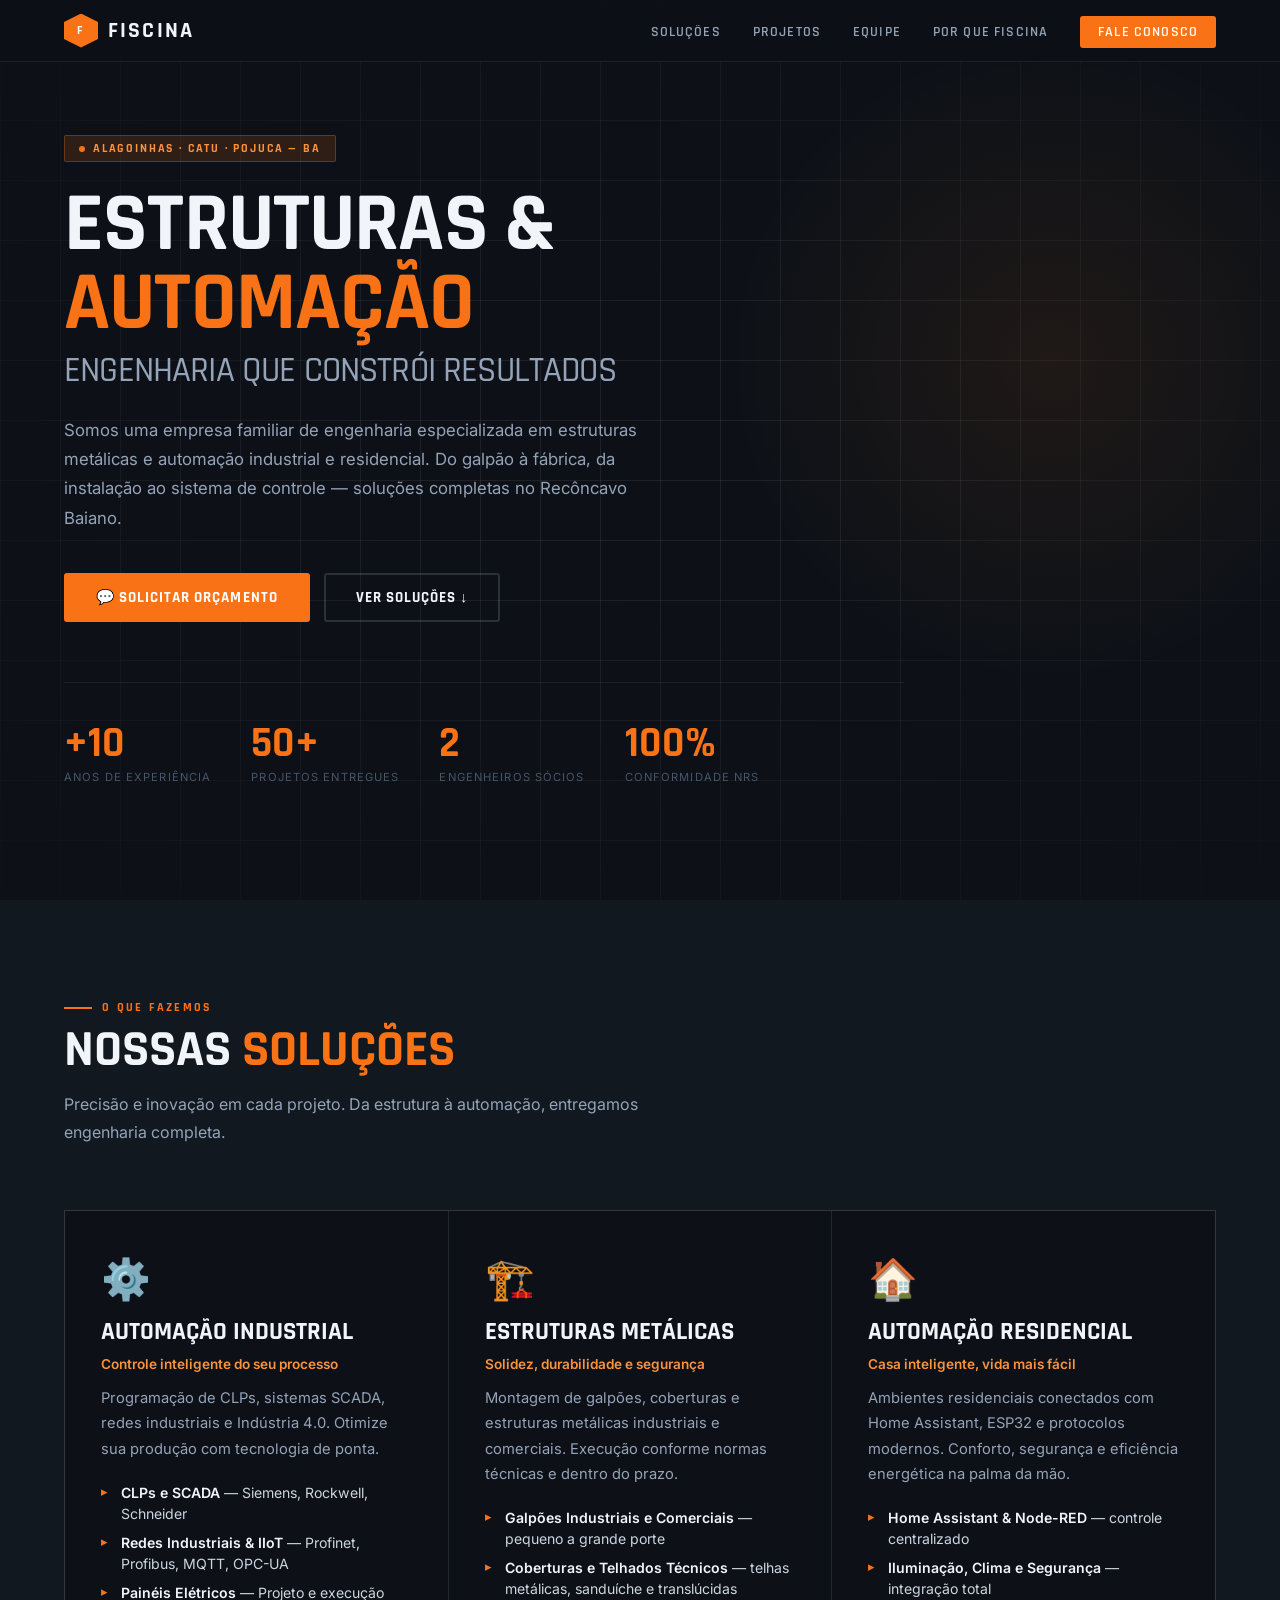
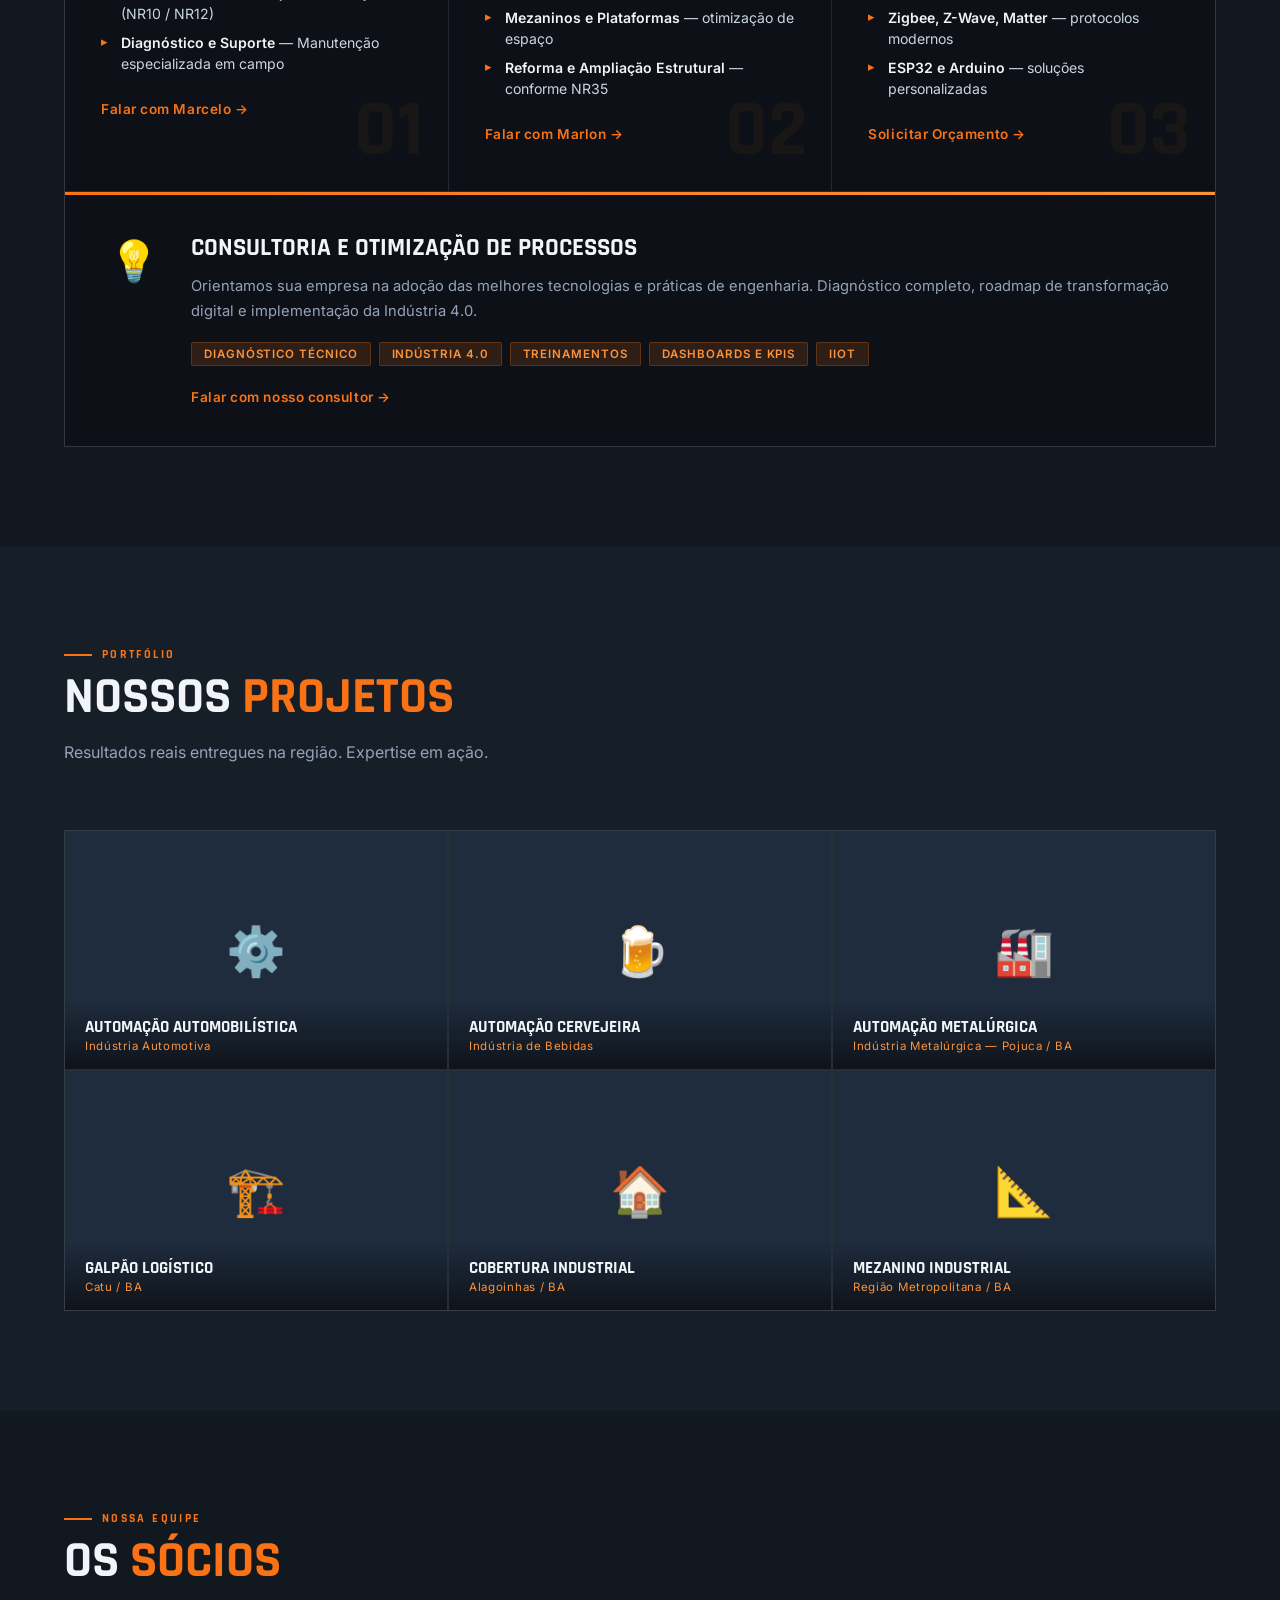
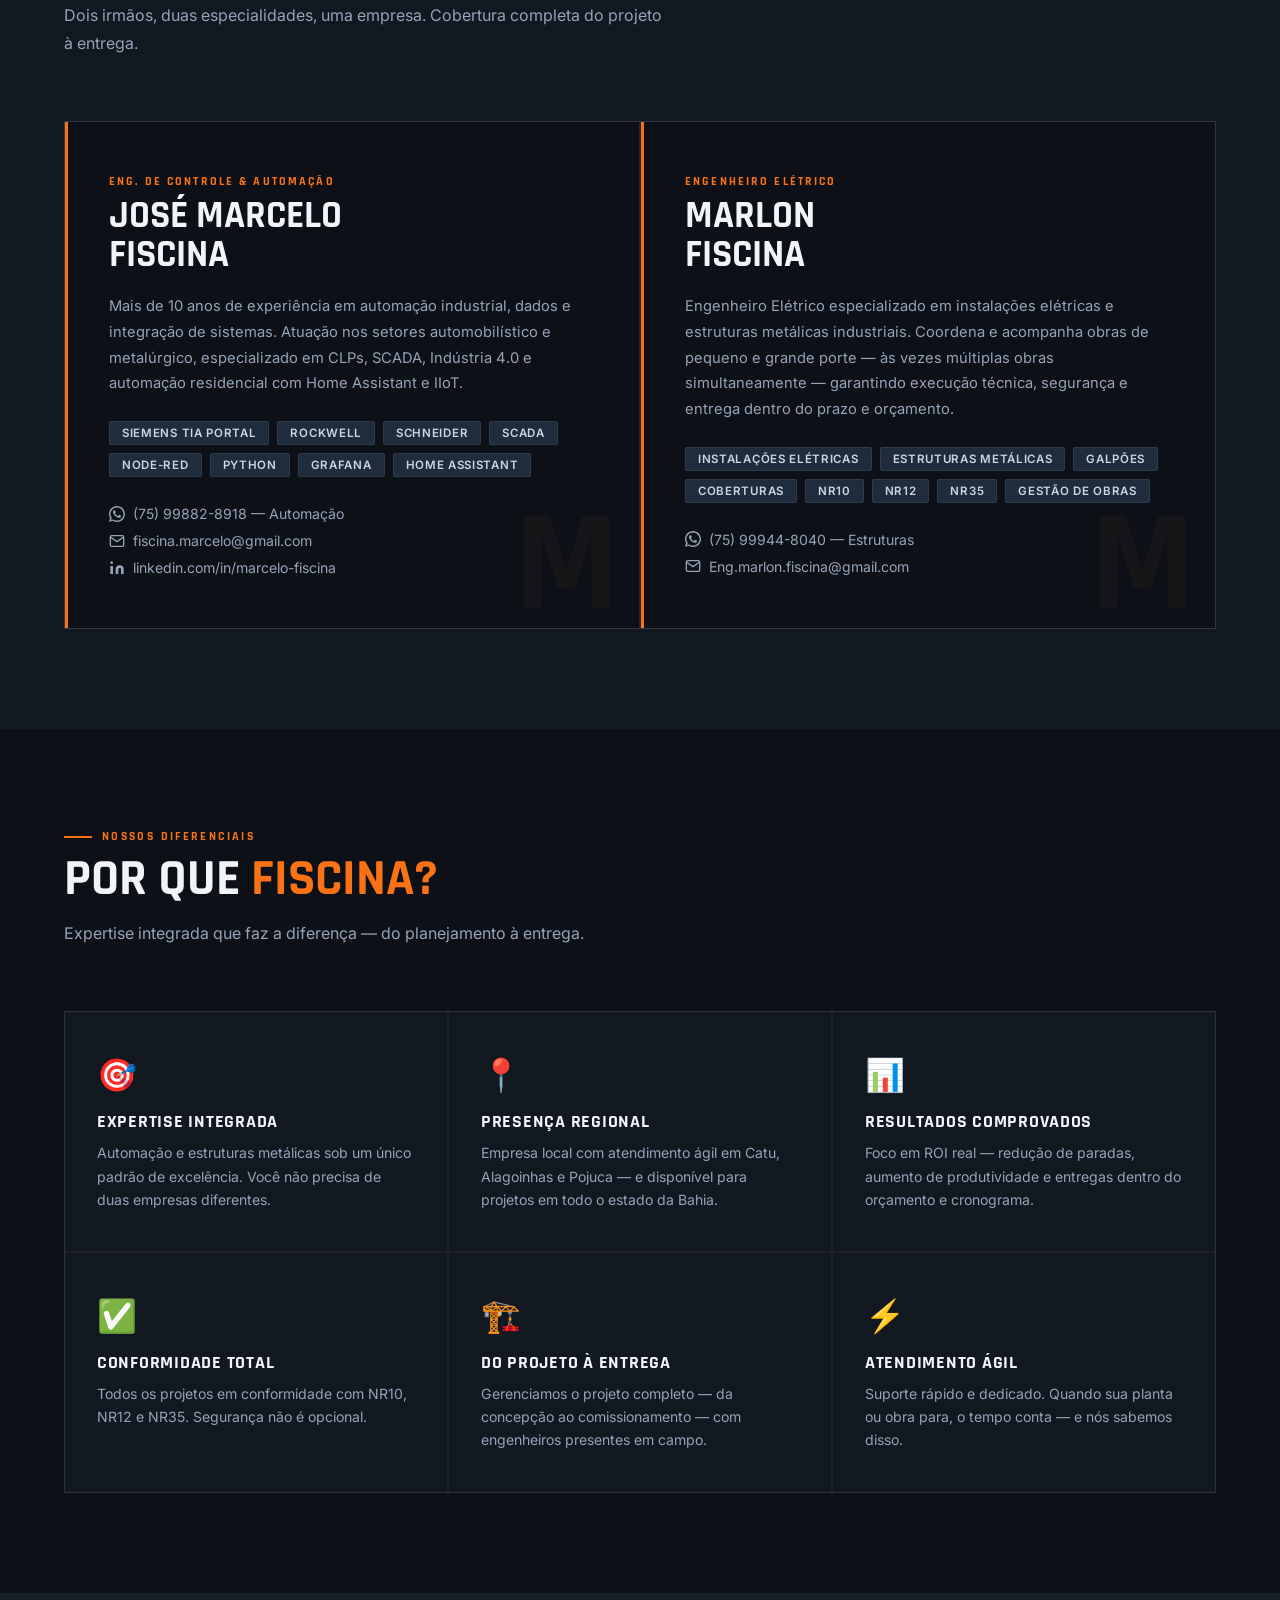
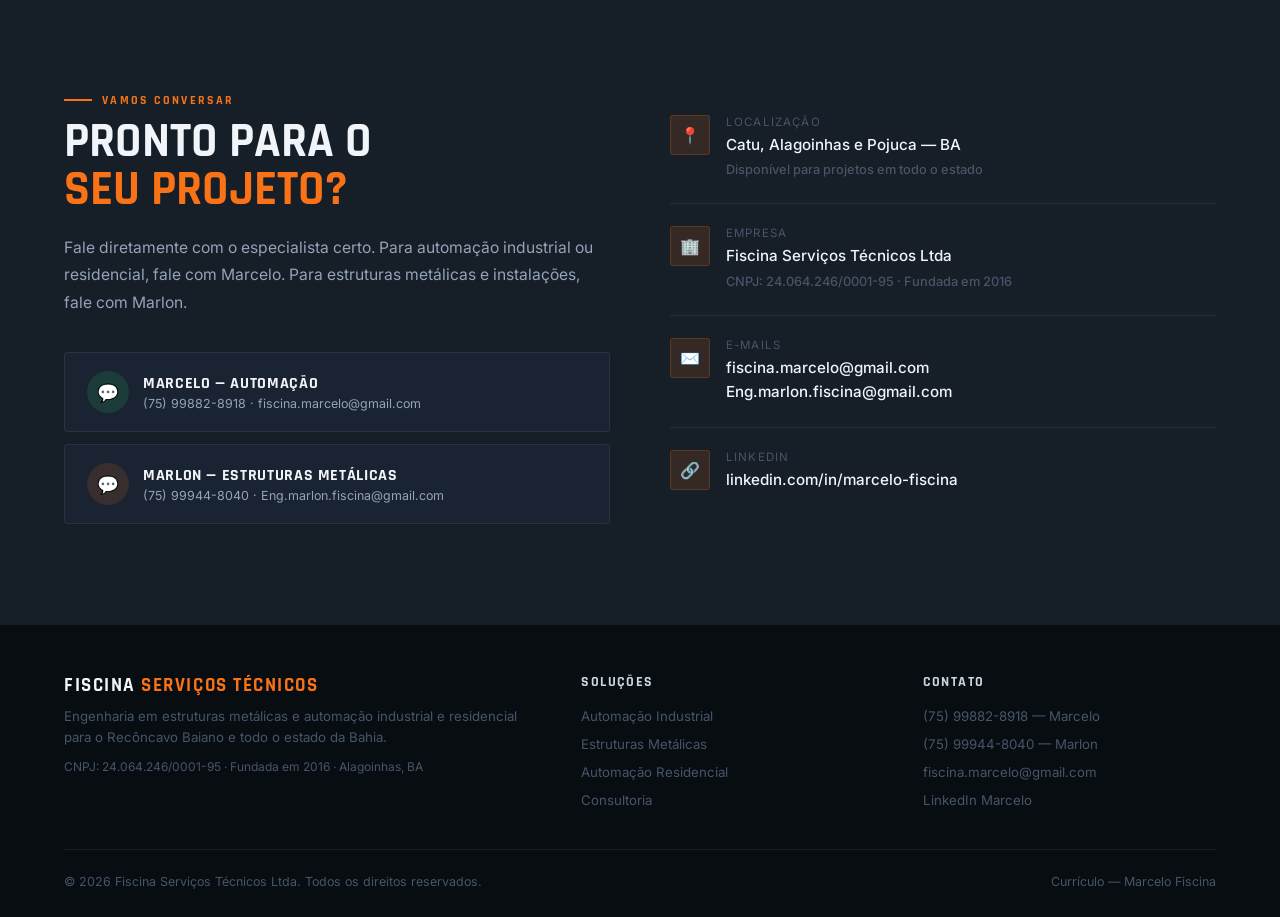
<file: index (1).html>
<!DOCTYPE html>
<html lang="pt-BR">
<head>
  <meta charset="UTF-8" />
  <meta name="viewport" content="width=device-width, initial-scale=1.0" />
  <title>Fiscina Serviços Técnicos | Automação & Estruturas Metálicas</title>
  <meta name="description" content="Fiscina Serviços Técnicos Ltda — Automação industrial, residencial e estruturas metálicas em Alagoinhas, Catu e Pojuca, Bahia. CNPJ: 24.064.246/0001-95">
  <meta name="keywords" content="automação industrial, estruturas metálicas, engenharia, Catu, Alagoinhas, Pojuca, Bahia, NR10, NR12, NR35, CLPs, SCADA, galpões">
  <link rel="preconnect" href="https://fonts.googleapis.com" />
  <link rel="preconnect" href="https://fonts.gstatic.com" crossorigin />
  <link href="https://fonts.googleapis.com/css2?family=Rajdhani:wght@400;500;600;700&family=Inter:wght@300;400;500;600&display=swap" rel="stylesheet" />

  <style>
    *, *::before, *::after { box-sizing: border-box; margin: 0; padding: 0; }

    :root {
      --bg:       #0d1117;
      --bg2:      #111820;
      --bg3:      #161e28;
      --panel:    #1a2332;
      --panel2:   #1e2c3d;
      --border:   rgba(255,255,255,0.07);
      --orange:   #f97316;
      --orange2:  #fb923c;
      --oglow:    rgba(249,115,22,0.14);
      --silver:   #94a3b8;
      --silver2:  #cbd5e1;
      --dim:      #475569;
      --white:    #f1f5f9;
      --hfont:    'Rajdhani', sans-serif;
      --bfont:    'Inter', sans-serif;
    }

    html { scroll-behavior: smooth; }
    body { font-family: var(--bfont); background: var(--bg); color: var(--white); overflow-x: hidden; }
    ::-webkit-scrollbar { width: 4px; }
    ::-webkit-scrollbar-track { background: var(--bg); }
    ::-webkit-scrollbar-thumb { background: var(--orange); border-radius: 4px; }
    a { text-decoration: none; color: inherit; }

    /* ── NAV ── */
    nav {
      position: fixed; top: 0; left: 0; right: 0; z-index: 200;
      height: 62px; display: flex; align-items: center; justify-content: space-between;
      padding: 0 5vw;
      background: rgba(13,17,23,0.90); backdrop-filter: blur(18px);
      border-bottom: 1px solid var(--border);
    }
    .nav-logo {
      display: flex; align-items: center; gap: 10px;
      font-family: var(--hfont); font-size: 1.35rem; font-weight: 700;
      letter-spacing: .1em; text-transform: uppercase;
    }
    .logo-hex {
      width: 34px; height: 34px; background: var(--orange); flex-shrink: 0;
      clip-path: polygon(50% 0%,100% 25%,100% 75%,50% 100%,0% 75%,0% 25%);
      display: flex; align-items: center; justify-content: center;
      font-size: .72rem; font-weight: 700; color: #fff;
    }
    .nav-links { display: flex; align-items: center; gap: 2rem; list-style: none; }
    .nav-links a {
      font-family: var(--hfont); font-size: .9rem; font-weight: 600;
      letter-spacing: .08em; text-transform: uppercase;
      color: var(--silver); transition: color .2s;
    }
    .nav-links a:hover { color: var(--orange); }
    .nav-links .nav-cta { background: var(--orange); color: #fff !important; padding: 7px 18px; border-radius: 3px; }
    .nav-links .nav-cta:hover { background: var(--orange2); }

    .hamburger { display: none; flex-direction: column; gap: 5px; cursor: pointer; padding: 4px; }
    .hamburger span { width: 22px; height: 2px; background: var(--silver); display: block; transition: .3s; }

    .mobile-menu {
      display: none; position: fixed; top: 62px; left: 0; right: 0; z-index: 199;
      background: rgba(13,17,23,.97); backdrop-filter: blur(20px);
      border-bottom: 1px solid var(--border);
      flex-direction: column; padding: 8px 5vw 24px;
    }
    .mobile-menu.open { display: flex; }
    .mobile-menu a {
      font-family: var(--hfont); font-size: 1.05rem; font-weight: 600;
      letter-spacing: .08em; text-transform: uppercase;
      color: var(--silver); padding: 14px 0;
      border-bottom: 1px solid var(--border); transition: color .2s;
    }
    .mobile-menu a:last-child { border-bottom: none; }
    .mobile-menu a:hover { color: var(--orange); }

    /* ── HERO ── */
    #home {
      min-height: 100vh; display: flex; align-items: center;
      padding: 100px 5vw 80px; position: relative; overflow: hidden;
    }
    .hero-grid {
      position: absolute; inset: 0; pointer-events: none;
      background-image: linear-gradient(var(--border) 1px, transparent 1px), linear-gradient(90deg, var(--border) 1px, transparent 1px);
      background-size: 60px 60px;
      mask-image: radial-gradient(ellipse 75% 75% at 50% 50%, black 20%, transparent 100%);
    }
    .hero-glow {
      position: absolute; right: -120px; top: 40%; transform: translateY(-50%);
      width: 700px; height: 700px; pointer-events: none;
      background: radial-gradient(circle, rgba(249,115,22,.08) 0%, transparent 65%);
    }
    .hero-inner { position: relative; z-index: 1; max-width: 840px; }

    .hero-badge {
      display: inline-flex; align-items: center; gap: 8px;
      background: var(--oglow); border: 1px solid rgba(249,115,22,.3);
      color: var(--orange2); padding: 5px 14px; border-radius: 2px;
      font-family: var(--hfont); font-size: .76rem; font-weight: 700;
      letter-spacing: .15em; text-transform: uppercase; margin-bottom: 24px;
      animation: fadeUp .7s ease both;
    }
    .badge-dot { width: 6px; height: 6px; border-radius: 50%; background: var(--orange); animation: blink 2s ease-in-out infinite; }
    @keyframes blink { 0%,100%{opacity:1} 50%{opacity:.25} }

    h1 {
      font-family: var(--hfont);
      font-size: clamp(2.8rem, 6.5vw, 6rem); font-weight: 700;
      line-height: .95; text-transform: uppercase; letter-spacing: -.01em;
      margin-bottom: 28px; animation: fadeUp .8s .1s ease both;
    }
    h1 .hl { color: var(--orange); }
    h1 .sub { display: block; font-size: clamp(1.2rem, 2.8vw, 2.2rem); color: var(--silver); font-weight: 500; margin-top: 10px; }

    .hero-desc {
      font-size: 1.05rem; color: var(--silver); line-height: 1.75;
      max-width: 580px; margin-bottom: 40px; animation: fadeUp .8s .2s ease both;
    }
    .hero-btns { display: flex; flex-wrap: wrap; gap: 14px; margin-bottom: 60px; animation: fadeUp .8s .3s ease both; }
    .btn-main {
      background: var(--orange); color: #fff; padding: 13px 30px; border-radius: 3px;
      border: 2px solid var(--orange); font-family: var(--hfont); font-size: .92rem; font-weight: 700;
      letter-spacing: .07em; text-transform: uppercase;
      display: inline-flex; align-items: center; gap: 8px; transition: background .2s, transform .15s;
    }
    .btn-main:hover { background: var(--orange2); transform: translateY(-2px); }
    .btn-ghost {
      background: transparent; color: var(--white); padding: 13px 30px; border-radius: 3px;
      border: 2px solid rgba(148,163,184,.22); font-family: var(--hfont); font-size: .92rem; font-weight: 700;
      letter-spacing: .07em; text-transform: uppercase;
      display: inline-flex; align-items: center; gap: 8px; transition: border-color .2s, color .2s, transform .15s;
    }
    .btn-ghost:hover { border-color: var(--orange); color: var(--orange); transform: translateY(-2px); }

    .hero-stats { display: flex; flex-wrap: wrap; gap: 40px; padding-top: 40px; border-top: 1px solid var(--border); animation: fadeUp .8s .4s ease both; }
    .stat-n { font-family: var(--hfont); font-size: 2.6rem; font-weight: 700; color: var(--orange); line-height: 1; display: block; }
    .stat-l { font-size: .7rem; color: var(--dim); letter-spacing: .1em; text-transform: uppercase; margin-top: 4px; }
    @keyframes fadeUp { from{opacity:0;transform:translateY(22px)} to{opacity:1;transform:translateY(0)} }

    /* ── SECTIONS COMMONS ── */
    section { padding: 100px 5vw; position: relative; z-index: 1; }
    .sec-label {
      display: flex; align-items: center; gap: 10px;
      font-family: var(--hfont); font-size: .74rem; font-weight: 700;
      letter-spacing: .2em; text-transform: uppercase; color: var(--orange); margin-bottom: 10px;
    }
    .sec-label::before { content:''; width: 28px; height: 2px; background: var(--orange); }
    .sec-title { font-family: var(--hfont); font-size: clamp(2rem, 4vw, 3.2rem); font-weight: 700; text-transform: uppercase; line-height: 1; margin-bottom: 14px; }
    .sec-title .hl { color: var(--orange); }
    .sec-desc { color: var(--silver); font-size: 1rem; line-height: 1.75; max-width: 600px; }
    .section-header { margin-bottom: 64px; }

    /* ── SERVICES ── */
    #solucoes { background: var(--bg2); }
    .svc-grid {
      display: grid; grid-template-columns: repeat(auto-fit, minmax(300px, 1fr));
      border: 1px solid var(--border); background: var(--border); gap: 1px;
    }
    .svc-card {
      background: var(--bg); padding: 48px 36px;
      position: relative; overflow: hidden; transition: transform .3s;
    }
    .svc-card::after {
      content:''; position: absolute; top: 0; left: 0; right: 0; height: 3px;
      background: var(--orange); transform: scaleX(0); transform-origin: left; transition: transform .35s;
    }
    .svc-card:hover { transform: translateY(-4px); }
    .svc-card:hover::after { transform: scaleX(1); }
    .svc-icon { font-size: 2.5rem; margin-bottom: 20px; display: block; line-height: 1; }
    .svc-title { font-family: var(--hfont); font-size: 1.55rem; font-weight: 700; text-transform: uppercase; margin-bottom: 10px; line-height: 1.1; }
    .svc-sub { color: var(--orange2); font-size: .85rem; font-weight: 600; margin-bottom: 14px; }
    .svc-desc { color: var(--silver); font-size: .92rem; line-height: 1.7; margin-bottom: 20px; }
    .svc-list { list-style: none; display: flex; flex-direction: column; gap: 8px; margin-bottom: 24px; }
    .svc-list li { color: var(--silver2); font-size: .88rem; line-height: 1.5; padding-left: 20px; position: relative; }
    .svc-list li::before { content:'▸'; position: absolute; left: 0; color: var(--orange); font-size: .8rem; }
    .svc-list strong { color: var(--white); font-weight: 600; }
    .svc-link { color: var(--orange); font-size: .85rem; font-weight: 600; letter-spacing: .04em; display: inline-flex; align-items: center; gap: 6px; transition: gap .2s, color .2s; }
    .svc-link:hover { gap: 10px; color: var(--orange2); }
    .svc-num { position: absolute; bottom: 20px; right: 24px; font-family: var(--hfont); font-size: 5rem; font-weight: 700; color: rgba(249,115,22,.05); line-height: 1; pointer-events: none; }

    .svc-wide { grid-column: 1 / -1; background: var(--bg); padding: 40px 44px; position: relative; overflow: hidden; }
    .svc-wide::after { content:''; position: absolute; top: 0; left: 0; right: 0; height: 3px; background: linear-gradient(90deg, var(--orange), var(--orange2)); }
    .svc-wide-inner { display: flex; gap: 32px; align-items: flex-start; }
    .svc-wide-icon { font-size: 2.5rem; flex-shrink: 0; margin-top: 4px; }
    .svc-wide-title { font-family: var(--hfont); font-size: 1.55rem; font-weight: 700; text-transform: uppercase; margin-bottom: 10px; }
    .svc-wide-desc { color: var(--silver); font-size: .92rem; line-height: 1.7; margin-bottom: 18px; }
    .svc-chips { display: flex; flex-wrap: wrap; gap: 8px; margin-bottom: 20px; }
    .chip { background: var(--oglow); border: 1px solid rgba(249,115,22,.25); color: var(--orange2); font-size: .72rem; font-weight: 600; letter-spacing: .08em; text-transform: uppercase; padding: 4px 12px; border-radius: 2px; }

    /* ── PROJECTS ── */
    #projetos { background: var(--bg3); }
    .proj-grid {
      display: grid; grid-template-columns: repeat(auto-fill, minmax(300px, 1fr));
      gap: 2px; background: var(--border); border: 1px solid var(--border);
    }
    .proj-card { position: relative; overflow: hidden; aspect-ratio: 16/10; background: var(--panel); cursor: default; }
    .proj-card img { width: 100%; height: 100%; object-fit: cover; transition: transform .5s ease; filter: brightness(.7); }
    .proj-card:hover img { transform: scale(1.06); filter: brightness(.45); }
    .proj-strip {
      position: absolute; bottom: 0; left: 0; right: 0; padding: 18px 20px 16px;
      background: linear-gradient(to top, rgba(13,17,23,.9) 0%, transparent 100%);
    }
    .proj-overlay {
      position: absolute; inset: 0;
      background: linear-gradient(to top, rgba(13,17,23,.92) 0%, transparent 55%);
      display: flex; flex-direction: column; justify-content: flex-end; padding: 24px;
      opacity: 0; transition: opacity .3s;
    }
    .proj-card:hover .proj-overlay { opacity: 1; }
    .proj-name { font-family: var(--hfont); font-size: 1.05rem; font-weight: 700; text-transform: uppercase; line-height: 1.1; }
    .proj-loc { font-size: .72rem; color: var(--orange2); letter-spacing: .06em; margin-top: 3px; }
    .proj-desc { font-size: .84rem; color: var(--silver2); line-height: 1.55; margin-bottom: 10px; }
    .proj-tags { display: flex; flex-wrap: wrap; gap: 6px; }
    .proj-tag { background: rgba(249,115,22,.15); border: 1px solid rgba(249,115,22,.3); color: var(--orange); font-size: .67rem; font-weight: 700; letter-spacing: .08em; text-transform: uppercase; padding: 3px 8px; border-radius: 2px; }
    .proj-no-img { width: 100%; height: 100%; display: flex; align-items: center; justify-content: center; font-size: 3rem; background: var(--panel2); }

    /* ── EQUIPE ── */
    #equipe { background: var(--bg2); }
    .team-grid { display: grid; grid-template-columns: 1fr 1fr; gap: 2px; background: var(--border); border: 1px solid var(--border); }
    .team-card { background: var(--bg); padding: 52px 44px; position: relative; overflow: hidden; }
    .team-card::before { content:''; position: absolute; top: 0; left: 0; bottom: 0; width: 3px; background: var(--orange); }
    .team-role { font-family: var(--hfont); font-size: .74rem; font-weight: 700; letter-spacing: .18em; text-transform: uppercase; color: var(--orange); margin-bottom: 8px; }
    .team-name { font-family: var(--hfont); font-size: clamp(1.8rem, 3vw, 2.4rem); font-weight: 700; text-transform: uppercase; line-height: 1; margin-bottom: 20px; }
    .team-desc { color: var(--silver); font-size: .92rem; line-height: 1.75; margin-bottom: 24px; }
    .team-skills { display: flex; flex-wrap: wrap; gap: 8px; margin-bottom: 28px; }
    .skill-tag { background: var(--panel2); border: 1px solid var(--border); color: var(--silver2); font-size: .72rem; font-weight: 600; letter-spacing: .06em; text-transform: uppercase; padding: 4px 12px; border-radius: 2px; }
    .team-contact { display: flex; flex-direction: column; gap: 10px; }
    .team-contact a { display: inline-flex; align-items: center; gap: 8px; color: var(--silver); font-size: .88rem; transition: color .2s; }
    .team-contact a:hover { color: var(--orange); }
    .team-contact svg { width: 16px; height: 16px; flex-shrink: 0; }
    .team-bg-num { position: absolute; bottom: -10px; right: 20px; font-family: var(--hfont); font-size: 9rem; font-weight: 700; color: rgba(249,115,22,.04); line-height: 1; pointer-events: none; }

    /* ── POR QUE ── */
    #por-que { background: var(--bg); }
    .why-grid { display: grid; grid-template-columns: repeat(3,1fr); gap: 2px; background: var(--border); border: 1px solid var(--border); }
    .why-card { background: var(--bg2); padding: 40px 32px; border-top: 3px solid transparent; transition: border-color .3s, background .3s; }
    .why-card:hover { border-top-color: var(--orange); background: var(--panel); }
    .why-icon { font-size: 2rem; margin-bottom: 16px; display: block; }
    .why-title { font-family: var(--hfont); font-size: 1.15rem; font-weight: 700; text-transform: uppercase; letter-spacing: .04em; margin-bottom: 8px; }
    .why-desc { color: var(--silver); font-size: .88rem; line-height: 1.65; }

    /* ── CONTATO ── */
    #contato { background: var(--bg3); }
    .contact-wrap { display: grid; grid-template-columns: 1fr 1fr; gap: 60px; align-items: start; }
    .contact-cta-title { font-family: var(--hfont); font-size: clamp(2rem,4vw,3rem); font-weight: 700; text-transform: uppercase; line-height: 1; margin-bottom: 20px; }
    .contact-cta-title .hl { color: var(--orange); }
    .contact-desc { color: var(--silver); font-size: .98rem; line-height: 1.75; margin-bottom: 36px; }
    .contact-btns { display: flex; flex-direction: column; gap: 12px; }
    .wa-btn { display: flex; align-items: center; gap: 14px; background: var(--panel); border: 1px solid var(--border); padding: 18px 22px; border-radius: 4px; transition: border-color .2s, background .2s; }
    .wa-btn:hover { border-color: var(--orange); background: var(--panel2); }
    .wa-icon { width: 42px; height: 42px; border-radius: 50%; display: flex; align-items: center; justify-content: center; font-size: 1.1rem; flex-shrink: 0; }
    .wa-green { background: rgba(34,197,94,.15); }
    .wa-orange { background: var(--oglow); }
    .wa-name { font-family: var(--hfont); font-size: 1rem; font-weight: 700; text-transform: uppercase; letter-spacing: .04em; }
    .wa-role { font-size: .78rem; color: var(--silver); margin-top: 2px; }
    .contact-info { display: flex; flex-direction: column; }
    .info-row { display: flex; align-items: flex-start; gap: 16px; padding: 22px 0; border-bottom: 1px solid var(--border); }
    .info-row:last-child { border-bottom: none; }
    .info-icon { width: 40px; height: 40px; flex-shrink: 0; background: var(--oglow); border: 1px solid rgba(249,115,22,.2); border-radius: 3px; display: flex; align-items: center; justify-content: center; font-size: 1rem; }
    .info-label { font-size: .72rem; color: var(--dim); letter-spacing: .1em; text-transform: uppercase; margin-bottom: 4px; }
    .info-val { font-size: .95rem; font-weight: 500; color: var(--white); line-height: 1.6; }
    .info-val a { color: var(--white); transition: color .2s; }
    .info-val a:hover { color: var(--orange); }

    /* ── FOOTER ── */
    footer { background: #080d12; padding: 48px 5vw 28px; border-top: 1px solid var(--border); }
    .footer-inner { display: grid; grid-template-columns: 1.6fr 1fr 1fr; gap: 48px; margin-bottom: 40px; }
    .footer-brand { font-family: var(--hfont); font-size: 1.2rem; font-weight: 700; letter-spacing: .08em; text-transform: uppercase; margin-bottom: 8px; }
    .footer-brand span { color: var(--orange); }
    .footer-tagline { font-size: .83rem; color: var(--dim); line-height: 1.6; }
    .footer-cnpj { font-size: .75rem; color: var(--dim); margin-top: 10px; }
    footer h4 { font-family: var(--hfont); font-size: .88rem; font-weight: 700; letter-spacing: .1em; text-transform: uppercase; color: var(--silver2); margin-bottom: 14px; }
    footer ul { list-style: none; display: flex; flex-direction: column; gap: 8px; }
    footer li a { font-size: .83rem; color: var(--dim); transition: color .2s; }
    footer li a:hover { color: var(--orange); }
    .footer-bottom { border-top: 1px solid var(--border); padding-top: 24px; display: flex; justify-content: space-between; align-items: center; flex-wrap: wrap; gap: 8px; }
    .footer-copy { font-size: .78rem; color: var(--dim); }
    .footer-links { display: flex; gap: 20px; }
    .footer-links a { font-size: .78rem; color: var(--dim); transition: color .2s; }
    .footer-links a:hover { color: var(--orange); }

    /* ── RESPONSIVE ── */
    @media (max-width: 900px) {
      .nav-links { display: none; }
      .hamburger { display: flex; }
      .team-grid { grid-template-columns: 1fr; }
      .contact-wrap { grid-template-columns: 1fr; gap: 40px; }
      .footer-inner { grid-template-columns: 1fr 1fr; }
      .why-grid { grid-template-columns: repeat(2,1fr); }
    }
    @media (max-width: 600px) {
      section { padding: 72px 5vw; }
      .svc-wide-inner { flex-direction: column; }
      .footer-inner { grid-template-columns: 1fr; gap: 32px; }
      .footer-bottom { flex-direction: column; text-align: center; }
      .why-grid { grid-template-columns: 1fr; }
    }
  </style>
</head>

<body>

<!-- NAV -->
<nav>
  <a href="#home" class="nav-logo">
    <div class="logo-hex">F</div>
    FISCINA
  </a>
  <ul class="nav-links">
    <li><a href="#solucoes">Soluções</a></li>
    <li><a href="#projetos">Projetos</a></li>
    <li><a href="#equipe">Equipe</a></li>
    <li><a href="#por-que">Por que Fiscina</a></li>
    <li><a href="#contato" class="nav-cta">Fale Conosco</a></li>
  </ul>
  <div class="hamburger" onclick="toggleMenu()">
    <span></span><span></span><span></span>
  </div>
</nav>

<div class="mobile-menu" id="mobileMenu">
  <a href="#solucoes"  onclick="toggleMenu()">Soluções</a>
  <a href="#projetos"  onclick="toggleMenu()">Projetos</a>
  <a href="#equipe"    onclick="toggleMenu()">Equipe</a>
  <a href="#por-que"   onclick="toggleMenu()">Por que Fiscina</a>
  <a href="#contato"   onclick="toggleMenu()">Fale Conosco</a>
</div>


<!-- HERO -->
<section id="home">
  <div class="hero-grid"></div>
  <div class="hero-glow"></div>
  <div class="hero-inner">
    <div class="hero-badge">
      <div class="badge-dot"></div>
      Alagoinhas · Catu · Pojuca — BA
    </div>
    <h1>
      Estruturas &amp; <span class="hl">Automação</span>
      <span class="sub">Engenharia que constrói resultados</span>
    </h1>
    <p class="hero-desc">
      Somos uma empresa familiar de engenharia especializada em estruturas metálicas e automação industrial e residencial. Do galpão à fábrica, da instalação ao sistema de controle — soluções completas no Recôncavo Baiano.
    </p>
    <div class="hero-btns">
      <a href="https://wa.me/5575998828918?text=Olá!%20Gostaria%20de%20conhecer%20as%20soluções%20da%20Fiscina." target="_blank" class="btn-main">
        &#128172; Solicitar Orçamento
      </a>
      <a href="#solucoes" class="btn-ghost">Ver Soluções ↓</a>
    </div>
    <div class="hero-stats">
      <div><span class="stat-n">+10</span><span class="stat-l">Anos de Experiência</span></div>
      <div><span class="stat-n">50+</span><span class="stat-l">Projetos Entregues</span></div>
      <div><span class="stat-n">2</span><span class="stat-l">Engenheiros Sócios</span></div>
      <div><span class="stat-n">100%</span><span class="stat-l">Conformidade NRs</span></div>
    </div>
  </div>
</section>


<!-- SOLUÇÕES -->
<section id="solucoes">
  <div class="section-header">
    <div class="sec-label">O que fazemos</div>
    <div class="sec-title">Nossas <span class="hl">Soluções</span></div>
    <p class="sec-desc">Precisão e inovação em cada projeto. Da estrutura à automação, entregamos engenharia completa.</p>
  </div>
  <div class="svc-grid">

    <div class="svc-card">
      <span class="svc-icon">⚙️</span>
      <div class="svc-title">Automação Industrial</div>
      <div class="svc-sub">Controle inteligente do seu processo</div>
      <p class="svc-desc">Programação de CLPs, sistemas SCADA, redes industriais e Indústria 4.0. Otimize sua produção com tecnologia de ponta.</p>
      <ul class="svc-list">
        <li><strong>CLPs e SCADA</strong> — Siemens, Rockwell, Schneider</li>
        <li><strong>Redes Industriais & IIoT</strong> — Profinet, Profibus, MQTT, OPC-UA</li>
        <li><strong>Painéis Elétricos</strong> — Projeto e execução (NR10 / NR12)</li>
        <li><strong>Diagnóstico e Suporte</strong> — Manutenção especializada em campo</li>
      </ul>
      <a href="https://wa.me/5575998828918?text=Olá!%20Gostaria%20de%20saber%20mais%20sobre%20Automação%20Industrial." target="_blank" class="svc-link">Falar com Marcelo →</a>
      <span class="svc-num">01</span>
    </div>

    <div class="svc-card">
      <span class="svc-icon">🏗️</span>
      <div class="svc-title">Estruturas Metálicas</div>
      <div class="svc-sub">Solidez, durabilidade e segurança</div>
      <p class="svc-desc">Montagem de galpões, coberturas e estruturas metálicas industriais e comerciais. Execução conforme normas técnicas e dentro do prazo.</p>
      <ul class="svc-list">
        <li><strong>Galpões Industriais e Comerciais</strong> — pequeno a grande porte</li>
        <li><strong>Coberturas e Telhados Técnicos</strong> — telhas metálicas, sanduíche e translúcidas</li>
        <li><strong>Mezaninos e Plataformas</strong> — otimização de espaço</li>
        <li><strong>Reforma e Ampliação Estrutural</strong> — conforme NR35</li>
      </ul>
      <a href="https://wa.me/5575999448040?text=Olá!%20Gostaria%20de%20saber%20mais%20sobre%20Estruturas%20Metálicas." target="_blank" class="svc-link">Falar com Marlon →</a>
      <span class="svc-num">02</span>
    </div>

    <div class="svc-card">
      <span class="svc-icon">🏠</span>
      <div class="svc-title">Automação Residencial</div>
      <div class="svc-sub">Casa inteligente, vida mais fácil</div>
      <p class="svc-desc">Ambientes residenciais conectados com Home Assistant, ESP32 e protocolos modernos. Conforto, segurança e eficiência energética na palma da mão.</p>
      <ul class="svc-list">
        <li><strong>Home Assistant & Node-RED</strong> — controle centralizado</li>
        <li><strong>Iluminação, Clima e Segurança</strong> — integração total</li>
        <li><strong>Zigbee, Z-Wave, Matter</strong> — protocolos modernos</li>
        <li><strong>ESP32 e Arduino</strong> — soluções personalizadas</li>
      </ul>
      <a href="https://wa.me/5575998828918?text=Olá!%20Gostaria%20de%20saber%20mais%20sobre%20Automação%20Residencial." target="_blank" class="svc-link">Solicitar Orçamento →</a>
      <span class="svc-num">03</span>
    </div>

    <div class="svc-wide">
      <div class="svc-wide-inner">
        <span class="svc-wide-icon">💡</span>
        <div>
          <div class="svc-wide-title">Consultoria e Otimização de Processos</div>
          <p class="svc-wide-desc">Orientamos sua empresa na adoção das melhores tecnologias e práticas de engenharia. Diagnóstico completo, roadmap de transformação digital e implementação da Indústria 4.0.</p>
          <div class="svc-chips">
            <span class="chip">Diagnóstico Técnico</span>
            <span class="chip">Indústria 4.0</span>
            <span class="chip">Treinamentos</span>
            <span class="chip">Dashboards e KPIs</span>
            <span class="chip">IIoT</span>
          </div>
          <a href="https://wa.me/5575998828918?text=Olá!%20Gostaria%20de%20saber%20mais%20sobre%20Consultoria." target="_blank" class="svc-link">Falar com nosso consultor →</a>
        </div>
      </div>
    </div>

  </div>
</section>


<!-- PROJETOS -->
<section id="projetos">
  <div class="section-header">
    <div class="sec-label">Portfólio</div>
    <div class="sec-title">Nossos <span class="hl">Projetos</span></div>
    <p class="sec-desc">Resultados reais entregues na região. Expertise em ação.</p>
  </div>
  <div class="proj-grid">

    <div class="proj-card">
      <div class="proj-no-img">⚙️</div>
      <div class="proj-strip">
        <div class="proj-name">Automação Automobilística</div>
        <div class="proj-loc">Indústria Automotiva</div>
      </div>
      <div class="proj-overlay">
        <p class="proj-desc">Otimização de linhas de montagem com robótica colaborativa. Redução de 15% no tempo de ciclo e aumento de 20% na qualidade.</p>
        <div class="proj-tags"><span class="proj-tag">Siemens</span><span class="proj-tag">Rockwell</span><span class="proj-tag">SCADA</span></div>
      </div>
    </div>

    <div class="proj-card">
      <div class="proj-no-img">🍺</div>
      <div class="proj-strip">
        <div class="proj-name">Automação Cervejeira</div>
        <div class="proj-loc">Indústria de Bebidas</div>
      </div>
      <div class="proj-overlay">
        <p class="proj-desc">Automação completa de linhas de envase e pasteurização. Aumento de 25% na velocidade de produção e redução de perdas em 5%.</p>
        <div class="proj-tags"><span class="proj-tag">CLPs</span><span class="proj-tag">IIoT</span><span class="proj-tag">Node-RED</span></div>
      </div>
    </div>

    <div class="proj-card">
      <div class="proj-no-img">🏭</div>
      <div class="proj-strip">
        <div class="proj-name">Automação Metalúrgica</div>
        <div class="proj-loc">Indústria Metalúrgica — Pojuca / BA</div>
      </div>
      <div class="proj-overlay">
        <p class="proj-desc">Controle de fornos de tratamento térmico, SCADA com banco SQL e dashboards de produção em tempo real.</p>
        <div class="proj-tags"><span class="proj-tag">Schneider</span><span class="proj-tag">Elipse SCADA</span><span class="proj-tag">SQL</span></div>
      </div>
    </div>

    <div class="proj-card">
      <div class="proj-no-img">🏗️</div>
      <div class="proj-strip">
        <div class="proj-name">Galpão Logístico</div>
        <div class="proj-loc">Catu / BA</div>
      </div>
      <div class="proj-overlay">
        <p class="proj-desc">Montagem de estrutura metálica de 2.500m² para centro de distribuição. Entregue em 90 dias, 15% abaixo do orçamento.</p>
        <div class="proj-tags"><span class="proj-tag">Estrutura Metálica</span><span class="proj-tag">2.500 m²</span></div>
      </div>
    </div>

    <div class="proj-card">
      <div class="proj-no-img">🏠</div>
      <div class="proj-strip">
        <div class="proj-name">Cobertura Industrial</div>
        <div class="proj-loc">Alagoinhas / BA</div>
      </div>
      <div class="proj-overlay">
        <p class="proj-desc">Instalação de cobertura em telha sanduíche para fábrica de alimentos. Redução de 5°C na temperatura interna.</p>
        <div class="proj-tags"><span class="proj-tag">Cobertura</span><span class="proj-tag">Telha Sanduíche</span></div>
      </div>
    </div>

    <div class="proj-card">
      <div class="proj-no-img">📐</div>
      <div class="proj-strip">
        <div class="proj-name">Mezanino Industrial</div>
        <div class="proj-loc">Região Metropolitana / BA</div>
      </div>
      <div class="proj-overlay">
        <p class="proj-desc">Construção de mezanino para otimização de espaço em indústria. Aumento de área útil em 30%.</p>
        <div class="proj-tags"><span class="proj-tag">Mezanino</span><span class="proj-tag">NR35</span></div>
      </div>
    </div>

  </div>
</section>


<!-- EQUIPE -->
<section id="equipe">
  <div class="section-header">
    <div class="sec-label">Nossa Equipe</div>
    <div class="sec-title">Os <span class="hl">Sócios</span></div>
    <p class="sec-desc">Dois irmãos, duas especialidades, uma empresa. Cobertura completa do projeto à entrega.</p>
  </div>
  <div class="team-grid">

    <div class="team-card">
      <div class="team-role">Eng. de Controle & Automação</div>
      <div class="team-name">José Marcelo<br>Fiscina</div>
      <p class="team-desc">
        Mais de 10 anos de experiência em automação industrial, dados e integração de sistemas. Atuação nos setores automobilístico e metalúrgico, especializado em CLPs, SCADA, Indústria 4.0 e automação residencial com Home Assistant e IIoT.
      </p>
      <div class="team-skills">
        <span class="skill-tag">Siemens TIA Portal</span>
        <span class="skill-tag">Rockwell</span>
        <span class="skill-tag">Schneider</span>
        <span class="skill-tag">SCADA</span>
        <span class="skill-tag">Node-RED</span>
        <span class="skill-tag">Python</span>
        <span class="skill-tag">Grafana</span>
        <span class="skill-tag">Home Assistant</span>
      </div>
      <div class="team-contact">
        <a href="https://wa.me/5575998828918" target="_blank">
          <svg viewBox="0 0 24 24" fill="currentColor"><path d="M17.472 14.382c-.297-.149-1.758-.867-2.03-.967-.273-.099-.471-.148-.67.15-.197.297-.767.966-.94 1.164-.173.199-.347.223-.644.075-.297-.15-1.255-.463-2.39-1.475-.883-.788-1.48-1.761-1.653-2.059-.173-.297-.018-.458.13-.606.134-.133.298-.347.446-.52.149-.174.198-.298.298-.497.099-.198.05-.371-.025-.52-.075-.149-.669-1.612-.916-2.207-.242-.579-.487-.5-.669-.51-.173-.008-.371-.01-.57-.01-.198 0-.52.074-.792.372-.272.297-1.04 1.016-1.04 2.479 0 1.462 1.065 2.875 1.213 3.074.149.198 2.096 3.2 5.077 4.487.709.306 1.262.489 1.694.625.712.227 1.36.195 1.871.118.571-.085 1.758-.719 2.006-1.413.248-.694.248-1.289.173-1.413-.074-.124-.272-.198-.57-.347z"/><path d="M12 0C5.373 0 0 5.373 0 12c0 2.123.554 4.11 1.523 5.84L.057 23.5l5.802-1.522A11.942 11.942 0 0012 24c6.627 0 12-5.373 12-12S18.627 0 12 0zm0 21.818a9.808 9.808 0 01-5.006-1.372l-.36-.214-3.44.903.918-3.352-.234-.374A9.822 9.822 0 012.182 12c0-5.414 4.404-9.818 9.818-9.818 5.414 0 9.818 4.404 9.818 9.818 0 5.414-4.404 9.818-9.818 9.818z"/></svg>
          (75) 99882-8918 — Automação
        </a>
        <a href="mailto:fiscina.marcelo@gmail.com">
          <svg viewBox="0 0 24 24" fill="none" stroke="currentColor" stroke-width="2"><path d="M4 4h16c1.1 0 2 .9 2 2v12c0 1.1-.9 2-2 2H4c-1.1 0-2-.9-2-2V6c0-1.1.9-2 2-2z"/><polyline points="22,6 12,13 2,6"/></svg>
          fiscina.marcelo@gmail.com
        </a>
        <a href="https://linkedin.com/in/marcelo-fiscina" target="_blank">
          <svg viewBox="0 0 24 24" fill="currentColor"><path d="M16 8a6 6 0 016 6v7h-4v-7a2 2 0 00-2-2 2 2 0 00-2 2v7h-4v-7a6 6 0 016-6zM2 9h4v12H2z"/><circle cx="4" cy="4" r="2"/></svg>
          linkedin.com/in/marcelo-fiscina
        </a>
      </div>
      <div class="team-bg-num">M</div>
    </div>

    <div class="team-card">
      <div class="team-role">Engenheiro Elétrico</div>
      <div class="team-name">Marlon<br>Fiscina</div>
      <p class="team-desc">
        Engenheiro Elétrico especializado em instalações elétricas e estruturas metálicas industriais. Coordena e acompanha obras de pequeno e grande porte — às vezes múltiplas obras simultaneamente — garantindo execução técnica, segurança e entrega dentro do prazo e orçamento.
      </p>
      <div class="team-skills">
        <span class="skill-tag">Instalações Elétricas</span>
        <span class="skill-tag">Estruturas Metálicas</span>
        <span class="skill-tag">Galpões</span>
        <span class="skill-tag">Coberturas</span>
        <span class="skill-tag">NR10</span>
        <span class="skill-tag">NR12</span>
        <span class="skill-tag">NR35</span>
        <span class="skill-tag">Gestão de Obras</span>
      </div>
      <div class="team-contact">
        <a href="https://wa.me/5575999448040" target="_blank">
          <svg viewBox="0 0 24 24" fill="currentColor"><path d="M17.472 14.382c-.297-.149-1.758-.867-2.03-.967-.273-.099-.471-.148-.67.15-.197.297-.767.966-.94 1.164-.173.199-.347.223-.644.075-.297-.15-1.255-.463-2.39-1.475-.883-.788-1.48-1.761-1.653-2.059-.173-.297-.018-.458.13-.606.134-.133.298-.347.446-.52.149-.174.198-.298.298-.497.099-.198.05-.371-.025-.52-.075-.149-.669-1.612-.916-2.207-.242-.579-.487-.5-.669-.51-.173-.008-.371-.01-.57-.01-.198 0-.52.074-.792.372-.272.297-1.04 1.016-1.04 2.479 0 1.462 1.065 2.875 1.213 3.074.149.198 2.096 3.2 5.077 4.487.709.306 1.262.489 1.694.625.712.227 1.36.195 1.871.118.571-.085 1.758-.719 2.006-1.413.248-.694.248-1.289.173-1.413-.074-.124-.272-.198-.57-.347z"/><path d="M12 0C5.373 0 0 5.373 0 12c0 2.123.554 4.11 1.523 5.84L.057 23.5l5.802-1.522A11.942 11.942 0 0012 24c6.627 0 12-5.373 12-12S18.627 0 12 0zm0 21.818a9.808 9.808 0 01-5.006-1.372l-.36-.214-3.44.903.918-3.352-.234-.374A9.822 9.822 0 012.182 12c0-5.414 4.404-9.818 9.818-9.818 5.414 0 9.818 4.404 9.818 9.818 0 5.414-4.404 9.818-9.818 9.818z"/></svg>
          (75) 99944-8040 — Estruturas
        </a>
        <a href="mailto:Eng.marlon.fiscina@gmail.com">
          <svg viewBox="0 0 24 24" fill="none" stroke="currentColor" stroke-width="2"><path d="M4 4h16c1.1 0 2 .9 2 2v12c0 1.1-.9 2-2 2H4c-1.1 0-2-.9-2-2V6c0-1.1.9-2 2-2z"/><polyline points="22,6 12,13 2,6"/></svg>
          Eng.marlon.fiscina@gmail.com
        </a>
      </div>
      <div class="team-bg-num">M</div>
    </div>

  </div>
</section>


<!-- POR QUE FISCINA -->
<section id="por-que">
  <div class="section-header">
    <div class="sec-label">Nossos Diferenciais</div>
    <div class="sec-title">Por que <span class="hl">Fiscina?</span></div>
    <p class="sec-desc">Expertise integrada que faz a diferença — do planejamento à entrega.</p>
  </div>
  <div class="why-grid">
    <div class="why-card">
      <span class="why-icon">🎯</span>
      <div class="why-title">Expertise Integrada</div>
      <p class="why-desc">Automação e estruturas metálicas sob um único padrão de excelência. Você não precisa de duas empresas diferentes.</p>
    </div>
    <div class="why-card">
      <span class="why-icon">📍</span>
      <div class="why-title">Presença Regional</div>
      <p class="why-desc">Empresa local com atendimento ágil em Catu, Alagoinhas e Pojuca — e disponível para projetos em todo o estado da Bahia.</p>
    </div>
    <div class="why-card">
      <span class="why-icon">📊</span>
      <div class="why-title">Resultados Comprovados</div>
      <p class="why-desc">Foco em ROI real — redução de paradas, aumento de produtividade e entregas dentro do orçamento e cronograma.</p>
    </div>
    <div class="why-card">
      <span class="why-icon">✅</span>
      <div class="why-title">Conformidade Total</div>
      <p class="why-desc">Todos os projetos em conformidade com NR10, NR12 e NR35. Segurança não é opcional.</p>
    </div>
    <div class="why-card">
      <span class="why-icon">🏗️</span>
      <div class="why-title">Do Projeto à Entrega</div>
      <p class="why-desc">Gerenciamos o projeto completo — da concepção ao comissionamento — com engenheiros presentes em campo.</p>
    </div>
    <div class="why-card">
      <span class="why-icon">⚡</span>
      <div class="why-title">Atendimento Ágil</div>
      <p class="why-desc">Suporte rápido e dedicado. Quando sua planta ou obra para, o tempo conta — e nós sabemos disso.</p>
    </div>
  </div>
</section>


<!-- CONTATO -->
<section id="contato">
  <div class="contact-wrap">
    <div>
      <div class="sec-label">Vamos Conversar</div>
      <div class="contact-cta-title">Pronto para o<br><span class="hl">seu projeto?</span></div>
      <p class="contact-desc">
        Fale diretamente com o especialista certo. Para automação industrial ou residencial, fale com Marcelo. Para estruturas metálicas e instalações, fale com Marlon.
      </p>
      <div class="contact-btns">
        <a href="https://wa.me/5575998828918?text=Olá!%20Gostaria%20de%20falar%20sobre%20Automação." target="_blank" class="wa-btn">
          <div class="wa-icon wa-green">💬</div>
          <div>
            <div class="wa-name">Marcelo — Automação</div>
            <div class="wa-role">(75) 99882-8918 · fiscina.marcelo@gmail.com</div>
          </div>
        </a>
        <a href="https://wa.me/5575999448040?text=Olá!%20Gostaria%20de%20falar%20sobre%20Estruturas%20Metálicas." target="_blank" class="wa-btn">
          <div class="wa-icon wa-orange">💬</div>
          <div>
            <div class="wa-name">Marlon — Estruturas Metálicas</div>
            <div class="wa-role">(75) 99944-8040 · Eng.marlon.fiscina@gmail.com</div>
          </div>
        </a>
      </div>
    </div>
    <div class="contact-info">
      <div class="info-row">
        <div class="info-icon">📍</div>
        <div>
          <div class="info-label">Localização</div>
          <div class="info-val">Catu, Alagoinhas e Pojuca — BA<br><small style="color:var(--dim);font-size:.8rem">Disponível para projetos em todo o estado</small></div>
        </div>
      </div>
      <div class="info-row">
        <div class="info-icon">🏢</div>
        <div>
          <div class="info-label">Empresa</div>
          <div class="info-val">Fiscina Serviços Técnicos Ltda<br><small style="color:var(--dim);font-size:.8rem">CNPJ: 24.064.246/0001-95 · Fundada em 2016</small></div>
        </div>
      </div>
      <div class="info-row">
        <div class="info-icon">✉️</div>
        <div>
          <div class="info-label">E-mails</div>
          <div class="info-val">
            <a href="mailto:fiscina.marcelo@gmail.com">fiscina.marcelo@gmail.com</a><br>
            <a href="mailto:Eng.marlon.fiscina@gmail.com">Eng.marlon.fiscina@gmail.com</a>
          </div>
        </div>
      </div>
      <div class="info-row">
        <div class="info-icon">🔗</div>
        <div>
          <div class="info-label">LinkedIn</div>
          <div class="info-val"><a href="https://linkedin.com/in/marcelo-fiscina" target="_blank">linkedin.com/in/marcelo-fiscina</a></div>
        </div>
      </div>
    </div>
  </div>
</section>


<!-- FOOTER -->
<footer>
  <div class="footer-inner">
    <div>
      <div class="footer-brand">FISCINA <span>Serviços Técnicos</span></div>
      <p class="footer-tagline">Engenharia em estruturas metálicas e automação industrial e residencial para o Recôncavo Baiano e todo o estado da Bahia.</p>
      <p class="footer-cnpj">CNPJ: 24.064.246/0001-95 · Fundada em 2016 · Alagoinhas, BA</p>
    </div>
    <div>
      <h4>Soluções</h4>
      <ul>
        <li><a href="#solucoes">Automação Industrial</a></li>
        <li><a href="#solucoes">Estruturas Metálicas</a></li>
        <li><a href="#solucoes">Automação Residencial</a></li>
        <li><a href="#solucoes">Consultoria</a></li>
      </ul>
    </div>
    <div>
      <h4>Contato</h4>
      <ul>
        <li><a href="https://wa.me/5575998828918" target="_blank">(75) 99882-8918 — Marcelo</a></li>
        <li><a href="https://wa.me/5575999448040" target="_blank">(75) 99944-8040 — Marlon</a></li>
        <li><a href="mailto:fiscina.marcelo@gmail.com">fiscina.marcelo@gmail.com</a></li>
        <li><a href="https://linkedin.com/in/marcelo-fiscina" target="_blank">LinkedIn Marcelo</a></li>
      </ul>
    </div>
  </div>
  <div class="footer-bottom">
    <span class="footer-copy">© 2026 Fiscina Serviços Técnicos Ltda. Todos os direitos reservados.</span>
    <div class="footer-links">
      <a href="https://marcelofiscina.github.io/" target="_blank">Currículo — Marcelo Fiscina</a>
    </div>
  </div>
</footer>


<script>
  function toggleMenu() {
    document.getElementById('mobileMenu').classList.toggle('open');
  }
  document.addEventListener('click', function(e) {
    const menu = document.getElementById('mobileMenu');
    const ham = document.querySelector('.hamburger');
    if (menu.classList.contains('open') && !menu.contains(e.target) && !ham.contains(e.target)) {
      menu.classList.remove('open');
    }
  });

  // Nav link active on scroll
  const sections = document.querySelectorAll('section[id]');
  const navLinks = document.querySelectorAll('.nav-links a');
  window.addEventListener('scroll', () => {
    let cur = '';
    sections.forEach(s => { if (window.scrollY >= s.offsetTop - 80) cur = s.id; });
    navLinks.forEach(a => { a.style.color = (a.getAttribute('href') === '#' + cur) ? 'var(--orange)' : ''; });
  });

  // Fade-in on scroll
  const obs = new IntersectionObserver((entries) => {
    entries.forEach(e => {
      if (e.isIntersecting) { e.target.style.opacity = '1'; e.target.style.transform = 'translateY(0)'; }
    });
  }, { threshold: 0.1 });
  document.querySelectorAll('.svc-card, .svc-wide, .proj-card, .team-card, .why-card, .info-row, .wa-btn').forEach(el => {
    el.style.opacity = '0';
    el.style.transform = 'translateY(20px)';
    el.style.transition = 'opacity .5s ease, transform .5s ease';
    obs.observe(el);
  });
</script>

</body>
</html>
</file>
